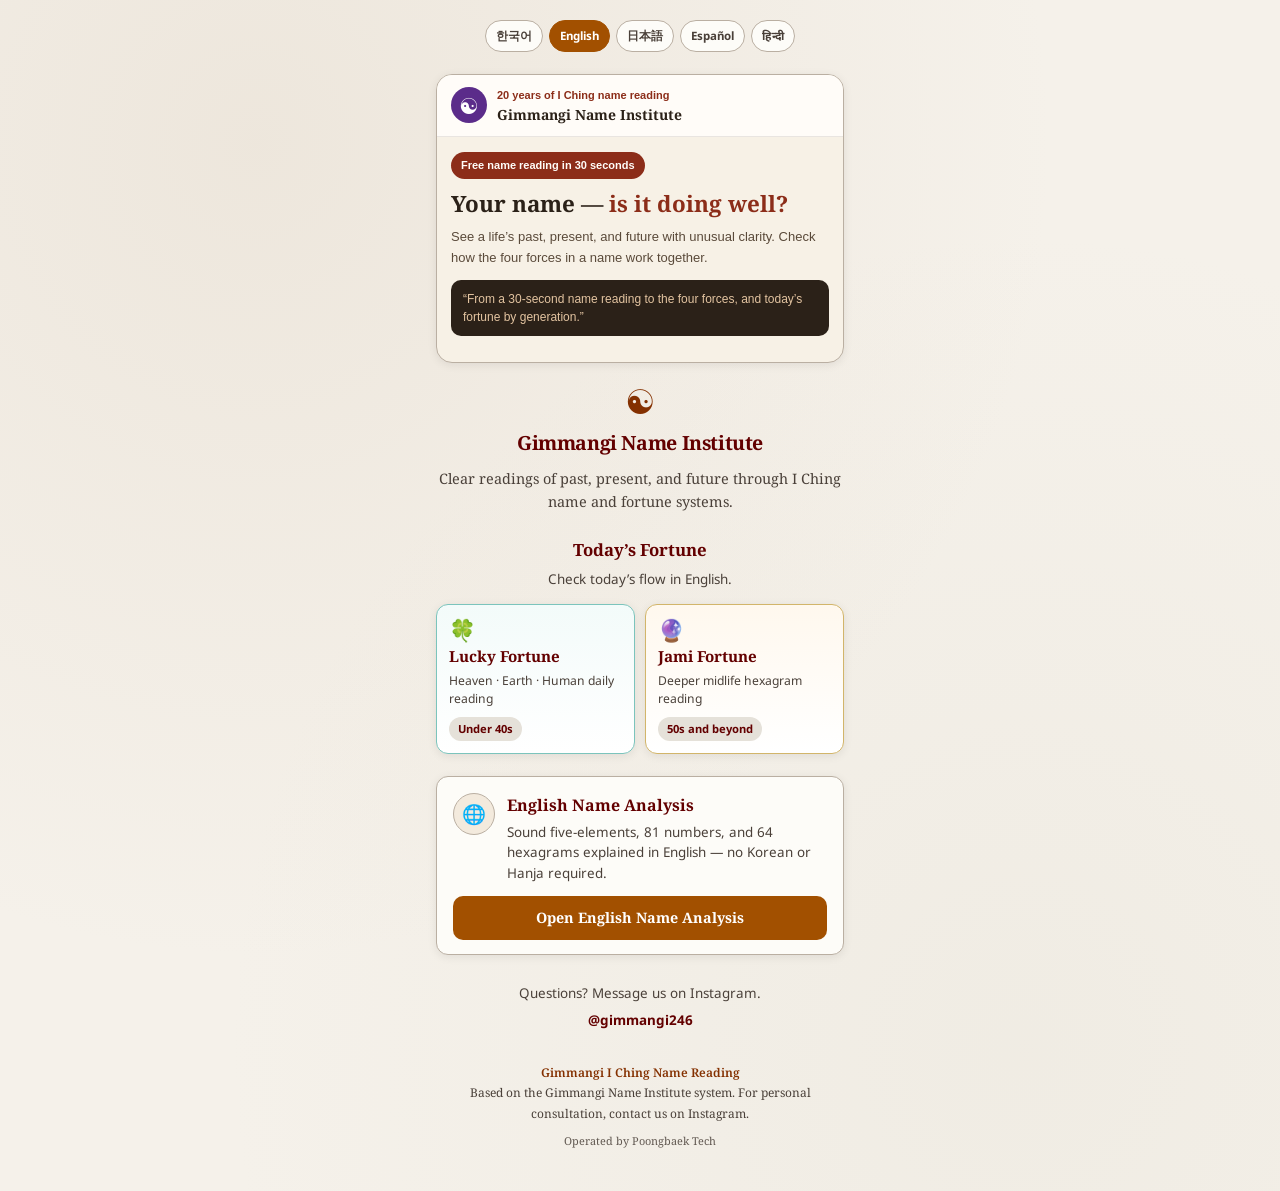
<file: index.html>
<!doctype html>
<html lang="ko">
<head>
<meta name="google-site-verification" content="UOzNWqkTnOOAlcCSogO1hENNqkeHkfh_dCWjgiO6cmM" />
  <meta charset="UTF-8" />
  <meta name="viewport" content="width=device-width, initial-scale=1" />
  <title>무료 이름풀이 · 김만기 주역 성명학 이름연구소</title>
  <link rel="canonical" href="https://kmgg5694.github.io/" />
  <link rel="alternate" hreflang="ko" href="https://kmgg5694.github.io/" />
  <link rel="alternate" hreflang="en" href="https://kmgg5694.github.io/en/" />
  <link rel="alternate" hreflang="ja" href="https://kmgg5694.github.io/jp/" />
  <link rel="alternate" hreflang="es" href="https://kmgg5694.github.io/es/" />
  <link rel="alternate" hreflang="hi" href="https://kmgg5694.github.io/hi/" />
  <link rel="alternate" hreflang="x-default" href="https://kmgg5694.github.io/" />
  <meta name="description" content="30초 무료 이름풀이. 한글·한문 이름으로 재물운·인덕·결혼운을 주역 성명학으로 풀어 드립니다. 한 인간의 과거, 현재, 미래를 현미경 들여다보듯 명쾌하게 해석합니다. 영어 이름풀이, 행운역일진, 자미역일진." />
  <script>
    (function () {
      /* 구글·네이버 검색 로봇은 언어 자동이동을 하지 않는다 (한국어 허브가 검색에 오르도록) */
      if (/bot|crawl|spider|slurp|google|bing|yeti|daum|naver/i.test(navigator.userAgent || "")) return;
      try {
        if (localStorage.getItem("langChoice")) return;
      } catch (e) {
        return;
      }
      var lang = String(navigator.language || navigator.userLanguage || "").toLowerCase();
      if (lang.indexOf("en") === 0) {
        window.location.replace("/en/");
        return;
      }
      if (lang.indexOf("ja") === 0) {
        window.location.replace("/jp/");
        return;
      }
      if (lang.indexOf("es") === 0) {
        window.location.replace("/es/");
        return;
      }
      if (lang.indexOf("hi") === 0) {
        window.location.replace("/hi/");
        return;
      }
    })();
  </script>
  <script src="/lang-hub.js"></script>
  <!-- Google Analytics 4: 측정 ID(G-로 시작)를 받으면 아래 값을 바꾸면 됩니다. -->
  <script>
    window.GA_MEASUREMENT_ID = "G-G76ZRYRJQH";
    (function () {
      var id = window.GA_MEASUREMENT_ID;
      if (!id || /X{4,}/.test(id)) return;
      var s = document.createElement("script");
      s.async = true;
      s.src = "https://www.googletagmanager.com/gtag/js?id=" + id;
      document.head.appendChild(s);
      window.dataLayer = window.dataLayer || [];
      function gtag(){ dataLayer.push(arguments); }
      window.gtag = gtag;
      gtag("js", new Date());
      gtag("config", id);
    })();
  </script>
  <link rel="preconnect" href="https://fonts.googleapis.com" />
  <link rel="preconnect" href="https://fonts.gstatic.com" crossorigin />
  <link href="https://fonts.googleapis.com/css2?family=Noto+Serif+KR:wght@400;500;600;700&family=Noto+Sans+KR:wght@400;500;700&display=swap" rel="stylesheet" />
  <style>
    /* Mobile text wrap: keep CJK words intact; no auto-hyphen fragments */
    body, p, span, div, h1, h2, h3, h4, h5, h6, li, td, th, label, a, button {
      word-break: keep-all;
      overflow-wrap: break-word;
      -webkit-hyphens: none;
      -ms-hyphens: none;
      hyphens: none;
    }
    :root {
      --bg: oklch(0.96 0.010 85);
      --fg: oklch(0.12 0.015 55);
      --card: oklch(0.99 0.005 85);
      --gold: oklch(0.42 0.16 65);
      --gold-deep: oklch(0.30 0.18 65);
      --gold-btn: oklch(0.52 0.16 68);
      --border: oklch(0.76 0.022 72);
      --muted: oklch(0.38 0.018 60);
      --chip: oklch(0.91 0.012 85);
    }
    * { box-sizing: border-box; }
    html, body { margin: 0; padding: 0; }
    body {
      font-family: "Noto Serif KR", serif;
      color: var(--fg);
      background: var(--bg);
      background-image:
        radial-gradient(ellipse at 20% 12%, oklch(0.85 0.030 75 / 0.28) 0%, transparent 55%),
        radial-gradient(ellipse at 80% 88%, oklch(0.88 0.020 95 / 0.20) 0%, transparent 55%);
      min-height: 100vh;
      line-height: 1.55;
    }
    .wrap {
      width: min(440px, 100%);
      margin: 0 auto;
      padding: 20px 16px 40px;
    }
    .lang-bar {
      display: flex;
      flex-wrap: wrap;
      justify-content: center;
      gap: 6px;
      margin: 0 0 22px;
    }
    .lang-bar a {
      text-decoration: none;
      font-family: "Noto Sans KR", sans-serif;
      font-size: 0.72rem;
      font-weight: 700;
      padding: 6px 10px;
      border-radius: 999px;
      border: 1px solid var(--border);
      color: var(--muted);
      background: var(--card);
    }
    .lang-bar a.on {
      background: var(--gold-btn);
      border-color: var(--gold-btn);
      color: #fff;
    }
    header { text-align: center; margin-bottom: 28px; }
    .taiji {
      font-size: 2.1rem;
      color: var(--gold);
      line-height: 1;
      margin-bottom: 10px;
    }
    h1 {
      font-size: 1.28rem;
      font-weight: 700;
      letter-spacing: -0.02em;
      color: var(--gold-deep);
      margin: 0 0 10px;
    }
    .lead {
      font-size: 0.92rem;
      color: var(--muted);
      margin: 0;
    }
    .cards { display: flex; flex-direction: column; gap: 12px; }
    .card {
      background: var(--card);
      border: 1px solid var(--border);
      border-radius: 12px;
      padding: 16px 16px 14px;
      box-shadow: 0 2px 10px oklch(0 0 0 / 0.08);
    }
    .card-top { display: flex; gap: 12px; align-items: flex-start; }
    .icon {
      width: 42px; height: 42px; flex: 0 0 42px;
      display: grid; place-items: center;
      border-radius: 999px;
      background: oklch(0.94 0.02 75);
      border: 1px solid var(--border);
      font-size: 1.2rem;
    }
    .card h2 {
      font-size: 1.02rem;
      margin: 0 0 4px;
      color: var(--gold-deep);
    }
    .card p {
      margin: 0;
      font-size: 0.84rem;
      color: var(--muted);
      font-family: "Noto Sans KR", sans-serif;
    }
    .chip {
      display: inline-block;
      margin-top: 8px;
      font-size: 0.72rem;
      font-family: "Noto Sans KR", sans-serif;
      background: var(--chip);
      color: var(--gold-deep);
      border-radius: 999px;
      padding: 3px 9px;
      font-weight: 700;
    }
    .go {
      display: block;
      margin-top: 12px;
      text-align: center;
      text-decoration: none;
      font-weight: 700;
      font-size: 0.92rem;
      color: #fff;
      background: var(--gold-btn);
      border-radius: 10px;
      padding: 11px 14px;
    }
    .dl-sec { margin-top: 28px; }
    .dl-sec h3 {
      font-size: 1.05rem;
      color: var(--gold);
      margin: 0 0 8px;
      text-align: center;
    }
    .dl-lead {
      font-family: "Noto Sans KR", sans-serif;
      font-size: 0.82rem;
      color: var(--muted);
      text-align: center;
      margin: 0 0 12px;
    }
    .dl-switch {
      display: flex;
      gap: 6px;
      margin-bottom: 12px;
    }
    .dl-switch button {
      flex: 1;
      font-family: "Noto Sans KR", sans-serif;
      font-weight: 700;
      font-size: 0.78rem;
      border: 1px solid var(--border);
      background: var(--card);
      color: var(--muted);
      border-radius: 999px;
      padding: 8px 6px;
      cursor: pointer;
    }
    .dl-switch button.on {
      background: var(--gold-btn);
      border-color: var(--gold-btn);
      color: #fff;
    }
    .dl-form, .dl-panel {
      background: var(--card);
      border: 1px solid var(--border);
      border-radius: 12px;
      padding: 14px 16px 16px;
      box-shadow: 0 2px 10px oklch(0 0 0 / 0.08);
    }
    .dl-panel[hidden] { display: none; }
    .dl-warn {
      font-family: "Noto Sans KR", sans-serif;
      font-size: 0.8rem;
      background: oklch(0.95 0.04 85);
      border: 1px solid var(--border);
      border-radius: 10px;
      padding: 10px 12px;
      margin: 0 0 12px;
      color: var(--gold-deep);
    }
    .ios-steps { display: flex; flex-direction: column; gap: 10px; }
    .ios-step {
      display: flex;
      gap: 10px;
      align-items: center;
      background: #fff;
      border: 1px solid oklch(0.90 0.012 75);
      border-radius: 12px;
      padding: 10px;
    }
    .ios-num {
      flex: 0 0 26px;
      height: 26px;
      border-radius: 50%;
      background: var(--gold-deep);
      color: #fff;
      display: grid;
      place-items: center;
      font-size: 0.8rem;
      font-weight: 700;
    }
    .ios-pic { flex: 0 0 52px; height: 44px; }
    .ios-step p {
      margin: 0;
      font-family: "Noto Sans KR", sans-serif;
      font-size: 0.82rem;
      color: var(--fg);
      line-height: 1.45;
    }
    .dl-apps { display: flex; flex-direction: column; gap: 8px; margin-top: 14px; }
    .dl-apps a, .dl-apps button.save {
      display: block;
      text-align: center;
      text-decoration: none;
      font-family: "Noto Sans KR", sans-serif;
      font-weight: 700;
      font-size: 0.88rem;
      color: #fff;
      background: var(--gold-btn);
      border: 0;
      border-radius: 10px;
      padding: 11px 14px;
      cursor: pointer;
    }
    .dl-row {
      display: flex;
      align-items: center;
      gap: 8px;
      padding: 12px 0;
      border-bottom: 1px solid oklch(0.90 0.012 75);
    }
    .dl-row:last-of-type { border-bottom: 0; }
    .dl-row label {
      flex: 1;
      display: flex;
      align-items: center;
      gap: 8px;
      font-weight: 600;
      font-size: 0.9rem;
      cursor: pointer;
      min-width: 0;
    }
    .dl-row input[type="checkbox"] {
      width: 18px;
      height: 18px;
      accent-color: var(--gold-btn);
      flex: 0 0 18px;
    }
    .dl-row .open,
    .dl-row .save {
      flex: 0 0 auto;
      text-decoration: none;
      font-family: "Noto Sans KR", sans-serif;
      font-weight: 700;
      font-size: 0.78rem;
      border-radius: 8px;
      padding: 8px 10px;
      cursor: pointer;
      border: 1px solid var(--gold-btn);
    }
    .dl-row .open {
      color: var(--gold-deep);
      background: #fff;
    }
    .dl-row .save {
      color: #fff;
      background: var(--gold-btn);
    }
    .dl-all {
      display: block;
      width: 100%;
      margin-top: 4px;
      border: 0;
      cursor: pointer;
      font-family: "Noto Serif KR", serif;
      font-weight: 700;
      font-size: 0.92rem;
      color: #fff;
      background: var(--gold-deep);
      border-radius: 10px;
      padding: 12px 14px;
    }
    .dl-all:disabled { opacity: 0.55; cursor: wait; }
    .dl-status {
      min-height: 1.35em;
      margin: 10px 0 0;
      font-family: "Noto Sans KR", sans-serif;
      font-size: 0.8rem;
      color: var(--muted);
      text-align: center;
    }
    .dl-help {
      margin: 12px 0 0;
      font-family: "Noto Sans KR", sans-serif;
      font-size: 0.78rem;
      color: var(--muted);
      line-height: 1.55;
    }
    .faq { margin-top: 32px; }
    .faq h3 {
      font-size: 1.05rem;
      color: var(--gold);
      margin: 0 0 12px;
      text-align: center;
    }
    details {
      background: var(--card);
      border: 1px solid var(--border);
      border-radius: 10px;
      margin-bottom: 8px;
      padding: 0 14px;
    }
    summary {
      cursor: pointer;
      list-style: none;
      font-weight: 600;
      font-size: 0.9rem;
      padding: 13px 0;
    }
    summary::-webkit-details-marker { display: none; }
    summary::after {
      content: "＋";
      float: right;
      color: var(--gold);
      font-weight: 700;
    }
    details[open] summary::after { content: "－"; }
    .answer {
      font-family: "Noto Sans KR", sans-serif;
      font-size: 0.84rem;
      color: var(--muted);
      padding: 0 0 14px;
      border-top: 1px solid oklch(0.90 0.012 75);
      padding-top: 10px;
    }
    .dm {
      margin-top: 14px;
      text-align: center;
      font-size: 0.84rem;
      color: var(--muted);
      font-family: "Noto Sans KR", sans-serif;
    }
    .handle {
      display: inline-block;
      margin-top: 6px;
      color: var(--gold-deep);
      font-weight: 700;
      text-decoration: none;
    }
    .sec-label {
      text-align: center;
      font-size: 1.12rem;
      color: var(--gold-deep);
      margin: 0 0 6px;
    }
    .sec-lead {
      text-align: center;
      font-family: "Noto Sans KR", sans-serif;
      font-size: 0.86rem;
      color: var(--muted);
      margin: 0 0 14px;
    }
    .today-iljin { margin-bottom: 22px; }
    .today-row {
      display: grid;
      grid-template-columns: 1fr 1fr;
      gap: 10px;
    }
    .today-card {
      display: flex;
      flex-direction: column;
      align-items: flex-start;
      gap: 4px;
      text-decoration: none;
      color: inherit;
      background: var(--card);
      border: 1px solid var(--border);
      border-radius: 12px;
      padding: 14px 12px 12px;
      box-shadow: 0 2px 10px oklch(0 0 0 / 0.08);
    }
    .today-card.lucky { border-color: #7bc4bc; background: linear-gradient(180deg,#f3fbfa,#fff); }
    .today-card.jami { border-color: #d2b56a; background: linear-gradient(180deg,#fff8ee,#fff); }
    .today-card.maehwa { grid-column: 1 / -1; border-color: #e59ab4; background: linear-gradient(180deg,#fff2f6,#fff); }
    .today-ico { font-size: 1.35rem; line-height: 1; }
    .today-title {
      font-size: 0.98rem;
      font-weight: 700;
      color: var(--gold-deep);
    }
    .today-desc {
      font-family: "Noto Sans KR", sans-serif;
      font-size: 0.78rem;
      color: var(--muted);
      line-height: 1.45;
    }
    .share-promo {
      display: flex;
      gap: 8px;
      margin-top: 12px;
    }
    .share-btn {
      flex: 1;
      font-family: "Noto Sans KR", sans-serif;
      font-weight: 700;
      font-size: 0.82rem;
      border: none;
      border-radius: 10px;
      padding: 11px 8px;
      cursor: pointer;
      background: #FEE500;
      color: #3A1D00;
    }
    .share-btn:active { transform: scale(0.98); }
    footer {
      margin-top: 36px;
      text-align: center;
      font-size: 0.75rem;
      color: var(--muted);
      line-height: 1.7;
    }
    footer strong { color: var(--gold); font-weight: 600; }
    .op { margin-top: 8px; font-size: 0.68rem; opacity: 0.85; }
  
    /* Manus promo under language bar (hub 태극 zone) — full video, not cropped */
    .manus-promo{
      margin:0 0 22px;
      background:#F7F1E6;
      border:1px solid var(--border);
      border-radius:16px;
      overflow:hidden;
      box-shadow:0 2px 10px oklch(0 0 0 / 0.08);
    }
    .manus-promo-top{
      display:flex; align-items:center; gap:10px;
      padding:12px 14px;
      background:rgba(255,253,249,.95);
      border-bottom:1px solid rgba(43,33,24,.1);
    }
    .manus-promo-tg{
      width:36px; height:36px; border-radius:50%; flex:0 0 auto;
      display:flex; align-items:center; justify-content:center;
      background:#5B2C8A; color:#fff; font-size:22px; line-height:1;
    }
    .manus-promo-kicker{
      margin:0; font-family:"Noto Sans KR",sans-serif;
      font-size:11px; font-weight:600; color:#8C2D19;
    }
    .manus-promo-title{
      margin:2px 0 0; font-size:14px; font-weight:700; line-height:1.3; color:#2B2118;
    }
    .manus-promo-card{ padding:14px; }
    .manus-promo-badge{
      display:inline-block; margin:0 0 10px; padding:5px 10px; border-radius:999px;
      background:#8C2D19; color:#FFFDF9;
      font-family:"Noto Sans KR",sans-serif; font-size:11px; font-weight:700;
    }
    .manus-promo-h{
      margin:0 0 8px; font-size:1.4rem; font-weight:700; line-height:1.35; color:#2B2118;
    }
    .manus-promo-h em{ font-style:normal; color:#8C2D19; }
    .manus-promo-desc{
      margin:0 0 12px; font-family:"Noto Sans KR",sans-serif;
      font-size:13px; line-height:1.55; color:#5A4A3A;
    }
    .manus-promo-player{ position:relative; border-radius:12px; overflow:hidden; background:#111; }
    .manus-promo-player video{
      display:block; width:100%; height:auto; background:#000; vertical-align:top;
    }
    .manus-mute-btn{
      position:absolute; right:10px; bottom:10px; z-index:5;
      border:0; border-radius:999px; padding:10px 16px;
      background:#8C2D19; color:#FFFDF9;
      font-family:"Noto Sans KR",sans-serif; font-size:13px; font-weight:700;
      box-shadow:0 2px 8px rgba(0,0,0,.35); cursor:pointer;
    }
    .manus-promo .mp-block{
      margin:12px 14px; padding:14px;
      background:#FFFDF9; border:1px solid rgba(43,33,24,.1);
      border-radius:14px;
    }
    .manus-promo .mp-block h3{
      margin:0 0 8px; font-size:1.05rem; font-weight:700; color:#2B2118;
    }
    .manus-promo .mp-block p, .manus-promo .mp-block li{
      font-family:"Noto Sans KR",sans-serif; font-size:13px; line-height:1.55; color:#5A4A3A;
    }
    .manus-promo .mp-block p{ margin:0 0 8px; }
    .manus-promo .mp-label{
      display:block; margin:10px 0 4px; font-family:"Noto Sans KR",sans-serif;
      font-size:12px; font-weight:700; color:#2B2118;
    }
    .manus-promo .mp-input{
      width:100%; box-sizing:border-box; padding:10px 12px;
      border:1px solid rgba(43,33,24,.18); border-radius:10px;
      background:#F7F1E6; font-size:14px; font-family:inherit;
    }
    .manus-promo .mp-grid2{
      display:grid; grid-template-columns:1fr 1fr; gap:8px; margin:10px 0;
    }
    .manus-promo .mp-slot{
      border:1px dashed #C9A06A; border-radius:10px; padding:12px 8px;
      text-align:center; font-family:"Noto Sans KR",sans-serif;
      font-size:12px; color:#5A4A3A; background:#F7F1E6;
    }
    .manus-promo .mp-btn{
      display:block; width:100%; box-sizing:border-box; margin-top:10px;
      text-align:center; text-decoration:none;
      padding:12px 14px; border-radius:10px;
      background:#8C2D19; color:#FFFDF9; font-weight:700; font-size:14px;
      font-family:"Noto Sans KR",sans-serif;
    }
    .manus-promo .mp-btn.ghost{
      background:#FFFDF9; color:#8C2D19; border:1px solid #8C2D19;
    }
    .manus-promo .mp-steps{ list-style:none; margin:0; padding:0; }
    .manus-promo .mp-steps li{
      display:flex; gap:10px; margin:0 0 12px; align-items:flex-start;
    }
    .manus-promo .mp-num{
      flex:0 0 auto; width:28px; height:28px; border-radius:50%;
      background:#8C2D19; color:#FFFDF9; display:flex; align-items:center; justify-content:center;
      font-size:12px; font-weight:700;
    }
    .manus-promo .mp-quote{
      margin:0 0 12px; padding:10px 12px; border-radius:10px;
      background:#2B2118; color:#E3C4A1;
      font-family:"Noto Sans KR",sans-serif; font-size:12px; line-height:1.5;
    }


  </style>
</head>
<body>
  <div class="wrap">
    <nav class="lang-bar" aria-label="언어">
      <a href="/" data-lang="ko" class="on" aria-current="page">한국어</a>
      <a href="/en/" data-lang="en">English</a>
      <a href="/jp/" data-lang="ja">日本語</a>
      <a href="/es/" data-lang="es">Español</a>
      <a href="/hi/" data-lang="hi">हिन्दी</a>
    </nav>
        <section class="manus-promo" aria-label="소개 홍보영상">
      <div class="manus-promo-top">
        <span class="manus-promo-tg" aria-hidden="true">☯</span>
        <div>
          <p class="manus-promo-kicker">주역 성명학 20년 노하우</p>
          <p class="manus-promo-title">김만기 주역 성명학 이름연구소</p>
        </div>
      </div>
      <div class="manus-promo-card">
        <span class="manus-promo-badge">30초 무료 이름풀이</span>
        <h2 class="manus-promo-h">당신의 이름! <em>안녕하십니까?</em></h2>
        <p class="manus-promo-desc">한 인간의 과거, 현재, 미래를 현미경 들여다보듯 명쾌하게 해석합니다. 음령오행(한글) 2개와 자원오행(한문) 2개, 총 4개 기운의 상생을 확인해 보세요.</p>
        <a class="mp-btn" style="margin:4px 0 14px" href="https://kmgg5694.github.io/nameanalyz/">한글·한문 이름풀이 바로가기</a>
        <p class="mp-quote">“30초 한글·한문 이름풀이부터 4대 기운의 상생, 세대별 오늘의 일진까지. 50초 전체 소개를 들어보세요.”</p>
                <div class="manus-promo-player">
          <video id="hubManusVideo" playsinline autoplay muted preload="auto"
            src="/videos/intro_name_saju.mp4?v=1013"></video>
          <button type="button" class="manus-mute-btn" id="hubManusMute" aria-label="소리 켜기">소리 켜기</button><!-- v20260916mute -->
        </div>
        <script>
        (function(){
          var v=document.getElementById('hubManusVideo');
          var b=document.getElementById('hubManusMute');
          if(!v||!b) return;
          v.muted=true;
          function syncBtn(){
            var on=!v.muted;
            b.textContent=on?'소리 끄기':'소리 켜기';
            b.setAttribute('aria-label', on?'소리 끄기':'소리 켜기');
          }
          function tryPlay(){
            var p=v.play();
            if(p&&p.catch)p.catch(function(){});
          }
          tryPlay();
          v.addEventListener('loadeddata', tryPlay, {once:true});
          syncBtn();
          b.addEventListener('click', function(){
            v.muted=!v.muted;
            if(!v.muted) tryPlay();
            syncBtn();
          });
          v.addEventListener('volumechange', syncBtn);
        })();
        </script>
</div>

      </section>

    <section class="cards" aria-label="이름풀이 바로가기">
      <article class="card">
        <div class="card-top">
          <div class="icon">📖</div>
          <div>
            <h2>한글·한문 이름풀이</h2>
            <p>한글 오행·수리와 한자 자원오행으로 이름을 풀어 드립니다.<br><strong>한문 10,622자로 국내 최대 보유 한문입니다.</strong></p>
          </div>
        </div>
        <a class="go" href="https://kmgg5694.github.io/nameanalyz/">바로가기</a>
      </article>

      <article class="card">
        <div class="card-top">
          <div class="icon">🌐</div>
          <div>
            <h2>영어 이름풀이</h2>
            <p>영문 이름의 음령오행과 81수리·64괘를 영어로 해석합니다.</p>
          </div>
        </div>
        <a class="go" href="https://kmgg5694.github.io/nameanalyz/english/">바로가기</a>
      </article>
    </section>

<header>
      <div class="taiji" aria-hidden="true">☯</div>
      <h1>김만기 주역 성명학 이름연구소</h1>
      <p class="lead">한 인간의 과거, 현재, 미래를 현미경 들여다보듯 명쾌하게 해석합니다.</p>
    </header>

    <section class="today-iljin" aria-label="오늘의 일진">
      <h2 class="sec-label">오늘의 일진</h2>
      <p class="sec-lead">지금 바로 오늘의 흐름을 확인해 보세요.</p>
      <div class="today-row">
        <a class="today-card lucky" href="https://kmgg5694.github.io/lucky-8/" target="_blank" rel="noopener">
          <span class="today-ico">🍀</span>
          <span class="today-title">행운역일진</span>
          <span class="today-desc">천·지·인으로 보는 하루 운세</span>
          <span class="chip">30대 이하</span>
        </a>
        <a class="today-card jami" href="https://kmgg5694.github.io/app_iljin/" target="_blank" rel="noopener">
          <span class="today-ico">🔮</span>
          <span class="today-title">자미역일진</span>
          <span class="today-desc">본괘·변괘로 보는 중년 일진</span>
          <span class="chip">50대 이후</span>
        </a>
        <a class="today-card maehwa" href="https://kmgg5694.github.io/nameanalyz/maehwa/" target="_blank" rel="noopener">
          <span class="today-ico">🌸</span>
          <span class="today-title">매화역수</span>
          <span class="today-desc">신호등으로 보는 오늘의 일진</span>
          <span class="chip">가입 없이 무료</span>
        </a>
      </div>
      <div class="share-promo">
        <button type="button" class="share-btn" id="shareLucky">카카오로 행운역 공유</button>
        <button type="button" class="share-btn" id="shareJami">카카오로 자미역 공유</button>
      </div>
    </section>

    <section id="download" class="dl-sec" aria-label="앱 설치와 저장">
      <h3>앱 설치 · 저장</h3>
      <p class="dl-lead" id="dlDetect">기기를 확인하는 중입니다.</p>
      <div class="dl-switch" role="tablist" aria-label="기기 선택">
        <button type="button" data-panel="ios" id="tabIos">아이폰</button>
        <button type="button" data-panel="android" id="tabAndroid">안드로이드</button>
        <button type="button" data-panel="desktop" id="tabDesktop">컴퓨터</button>
      </div>

      <div id="panel-ios" class="dl-panel" hidden>
        <p class="dl-warn" id="iosInApp" hidden>인스타그램·크롬 앱 안에서는 홈 화면에 넣을 수 없습니다. Safari로 이 주소를 열어 주세요.</p>
        <div class="ios-steps" aria-label="아이폰 홈 화면 추가 순서">
          <div class="ios-step">
            <span class="ios-num">1</span>
            <svg class="ios-pic" viewBox="0 0 52 44" aria-hidden="true"><rect x="1" y="1" width="50" height="42" rx="8" fill="#f4f4f6" stroke="#c5c5cc"/><rect x="8" y="32" width="36" height="6" rx="3" fill="#e8e8ee"/><g transform="translate(20,6)" fill="none" stroke="#0a84ff" stroke-width="2" stroke-linecap="round" stroke-linejoin="round"><path d="M6 2v14"/><path d="M2 6l4-4 4 4"/><path d="M1 16v6a2 2 0 002 2h6a2 2 0 002-2v-6"/></g></svg>
            <p>Safari 아래 <strong>공유</strong> 버튼<br />(□ 위쪽 화살표)을 누르세요</p>
          </div>
          <div class="ios-step">
            <span class="ios-num">2</span>
            <svg class="ios-pic" viewBox="0 0 52 44" aria-hidden="true"><rect x="1" y="1" width="50" height="42" rx="8" fill="#fff" stroke="#c5c5cc"/><rect x="6" y="18" width="40" height="10" rx="5" fill="#0a84ff"/><text x="26" y="26" text-anchor="middle" font-size="7" font-family="sans-serif" fill="#fff">+</text></svg>
            <p>목록을 올려<br /><strong>홈 화면에 추가</strong>를 누르세요</p>
          </div>
          <div class="ios-step">
            <span class="ios-num">3</span>
            <svg class="ios-pic" viewBox="0 0 52 44" aria-hidden="true"><rect x="1" y="1" width="50" height="42" rx="8" fill="#fff" stroke="#c5c5cc"/><text x="40" y="14" text-anchor="end" font-size="8" font-family="sans-serif" fill="#0a84ff" font-weight="700">추가</text><rect x="14" y="18" width="24" height="16" rx="4" fill="#eee"/><path d="M20 26h12M26 20v12" stroke="#8a5a12" stroke-width="2" stroke-linecap="round"/></svg>
            <p>오른쪽 위 <strong>추가</strong>를 누르면<br />홈 화면에 아이콘이 생깁니다</p>
          </div>
        </div>
        <p class="dl-help">이 목록을 홈 화면에 두시려면 지금 이 화면에서 위 순서대로 하시면 됩니다. 앱을 따로 아이콘으로 만들려면 아래에서 연 뒤 같은 방법으로 추가하세요.</p>
        <div class="dl-apps">
          <a href="https://kmgg5694.github.io/nameanalyz/?install=1">한글·한문 이름풀이 열기</a>
          <a href="https://kmgg5694.github.io/nameanalyz/english/?install=1">영어 이름풀이 열기</a>
          <a href="https://kmgg5694.github.io/lucky-8/?install=1">행운역일진 열기</a>
          <a href="https://kmgg5694.github.io/app_iljin/?install=1">자미역일진 열기</a>
        </div>
      </div>

      <div id="panel-android" class="dl-panel" hidden>
        <p class="dl-warn" id="androidInApp" hidden>인스타그램 안에서는 설치가 안 됩니다. Chrome으로 이 주소를 열어 주세요.</p>
        <p class="dl-help" style="margin-top:0">설치를 누르면 해당 앱으로 이동합니다. 이어지는 <strong>홈 화면에 설치</strong> 버튼을 누르면 아이콘이 붙습니다. Chrome 또는 삼성 인터넷을 이용해 주세요.</p>
        <div class="dl-apps">
          <a href="https://kmgg5694.github.io/nameanalyz/?install=1">한글·한문 이름풀이 설치</a>
          <a href="https://kmgg5694.github.io/nameanalyz/english/?install=1">영어 이름풀이 설치</a>
          <a href="https://kmgg5694.github.io/lucky-8/?install=1">행운역일진 설치</a>
          <a href="https://kmgg5694.github.io/app_iljin/?install=1">자미역일진 설치</a>
        </div>
      </div>

      <div id="panel-desktop" class="dl-panel" hidden>
        <form id="dlForm" action="#" method="get">
          <div class="dl-row">
            <label><input type="checkbox" name="app" value="ko-name" checked />한글·한문 이름풀이</label>
            <a class="open" href="https://kmgg5694.github.io/nameanalyz/" target="_blank" rel="noopener">열기</a>
            <button type="button" class="save" data-app="ko-name">저장</button>
          </div>
          <div class="dl-row">
            <label><input type="checkbox" name="app" value="en-name" checked />영어 이름풀이</label>
            <a class="open" href="https://kmgg5694.github.io/nameanalyz/english/" target="_blank" rel="noopener">열기</a>
            <button type="button" class="save" data-app="en-name">저장</button>
          </div>
          <div class="dl-row">
            <label><input type="checkbox" name="app" value="lucky" checked />행운역일진</label>
            <a class="open" href="https://kmgg5694.github.io/lucky-8/" target="_blank" rel="noopener">열기</a>
            <button type="button" class="save" data-app="lucky">저장</button>
          </div>
          <div class="dl-row">
            <label><input type="checkbox" name="app" value="zami" checked />자미역일진</label>
            <a class="open" href="https://kmgg5694.github.io/app_iljin/" target="_blank" rel="noopener">열기</a>
            <button type="button" class="save" data-app="zami">저장</button>
          </div>
          <button type="submit" class="dl-all" id="dlAll">선택한 앱 저장</button>
          <p class="dl-status" id="dlStatus" aria-live="polite"></p>
          <p class="dl-help">컴퓨터는 HTML 파일로 내려받습니다. Chrome이면 주소창 오른쪽 설치 아이콘으로 붙일 수도 있습니다.</p>
        </form>
      </div>
    </section>

    <section class="faq">
      <h3>자주 묻는 질문</h3>

      <details>
        <summary>예명·아명이 아닌 본명으로 풀어야 하는 이유</summary>
        <div class="answer">주역 성명학은 호적상 본명의 음·획·오행으로 평생 기운을 봅니다. 예명이나 아명으로 넣으면 그 글자의 운이 나와, 본인의 이름풀이가 되지 않습니다. 실제로 쓰시는 본명을 입력해 주세요.</div>
      </details>

      <details>
        <summary>두음법칙(리→이, 류→유, 라→나)을 지켜야 하는 이유</summary>
        <div class="answer">한글 이름은 실제로 부르는 소리로 오행이 정해집니다. 두음법칙을 빼면(예: 이→리, 유→류, 나→라) 초성이 달라져 오행과 수리 결과가 바뀝니다. 주민등록·일상에서 쓰는 표기 그대로 넣어 주세요.</div>
      </details>

      <details>
        <summary>김(金)씨는 왜 무조건 金 오행인가요?</summary>
        <div class="answer">김만기 주역 성명학에서는 김(金)씨 성만 예외입니다. 한자 자원오행과 관계없이 성씨 오행을 항상 金으로 고정합니다. 이름풀이 화면에도 이 규칙이 적용되어 있습니다.</div>
      </details>

      <details>
        <summary>한자 획수는 어떤 기준(원획수)으로 계산하나요?</summary>
        <div class="answer">부수와 나머지를 합친 원획수를 씁니다. 이름풀이 한자표의 획수는 10,622자 사전의 원획수이며, 이 숫자로 81수리와 64괘를 계산합니다.</div>
      </details>

      <details>
        <summary>컴퓨터나 휴대폰에 앱을 저장하려면?</summary>
        <div class="answer">아이폰은 Safari에서 공유 → 홈 화면에 추가, 안드로이드는 Chrome에서 설치 버튼을 누르면 됩니다. 위 폼이 기기를 알아채고 안내를 바꿉니다. 컴퓨터는 HTML 파일로 저장할 수 있습니다.</div>
      </details>

      <details>
        <summary>행운역일진과 자미역일진 중 어느 걸 봐야 하나요?</summary>
        <div class="answer">나이대에 맞춰 고르시면 됩니다. 30대 이하는 행운역일진, 50대 이후는 자미역일진입니다. 둘 다 천·지·인을 순서대로 누르면 오전(본괘)·오후(변괘) 일진이 나옵니다.</div>
      </details>

      <details>
        <summary>한글 이름만 넣어도 되나요?</summary>
        <div class="answer">한글 이름만으로도 오행·수리·64괘 풀이가 됩니다. 한자 자원오행까지 넣으면 한글과 한문을 함께 볼 수 있습니다. 영어 이름은 영어 이름풀이 페이지를 이용해 주세요.</div>
      </details>

      <p class="dm">
        이 외 질문은 인스타그램 DM으로 문의해 주세요.<br />
        <a class="handle" href="https://www.instagram.com/gimmangi246" target="_blank" rel="noopener">@gimmangi246</a>
      </p>
    </section>

    <footer>
      <strong>김만기 주역 성명학 이름풀이</strong><br />
      본 서비스는 김만기 이름연구소의 주역 성명학 체계를 기반으로 합니다.<br />
      정확한 이름 감정은 전문가 상담을 권장합니다.
      <div class="op">운영: 풍백테크</div>
    </footer>
  </div>
  <script>
    (function () {
      var ua = navigator.userAgent || "";
      var iOS = /iPad|iPhone|iPod/.test(ua) || (navigator.platform === "MacIntel" && navigator.maxTouchPoints > 1);
      var android = /Android/i.test(ua);
      var inApp = /Instagram|FBAN|FBAV|KAKAOTALK|Line\/|CriOS|FxiOS|EdgiOS/i.test(ua);
      var kind = iOS ? "ios" : android ? "android" : "desktop";
      var detect = document.getElementById("dlDetect");
      var labels = {
        ios: "아이폰으로 보고 계십니다. 홈 화면 추가 순서입니다.",
        android: "안드로이드로 보고 계십니다. 설치 버튼으로 홈 화면에 넣을 수 있습니다.",
        desktop: "컴퓨터로 보고 계십니다. HTML 파일로 저장할 수 있습니다."
      };

      function showPanel(name) {
        kind = name;
        ["ios", "android", "desktop"].forEach(function (id) {
          document.getElementById("panel-" + id).hidden = id !== name;
        });
        document.querySelectorAll(".dl-switch button").forEach(function (btn) {
          btn.classList.toggle("on", btn.getAttribute("data-panel") === name);
        });
        detect.textContent = labels[name];
      }

      showPanel(kind);
      if (iOS && inApp) document.getElementById("iosInApp").hidden = false;
      if (android && /Instagram|FBAN|FBAV|KAKAOTALK|Line\//i.test(ua)) {
        document.getElementById("androidInApp").hidden = false;
      }
      document.querySelectorAll(".dl-switch button").forEach(function (btn) {
        btn.addEventListener("click", function () {
          showPanel(btn.getAttribute("data-panel"));
        });
      });

      var APPS = {
        "ko-name": { title: "한글한문이름풀이", filename: "한글한문이름풀이.html", url: "https://kmgg5694.github.io/nameanalyz/" },
        "en-name": { title: "영어이름풀이", filename: "영어이름풀이.html", url: "https://kmgg5694.github.io/nameanalyz/english/" },
        lucky: { title: "행운역일진", filename: "행운역일진.html", url: "https://kmgg5694.github.io/lucky-8/" },
        zami: { title: "자미역일진", filename: "자미역일진.html", url: "https://kmgg5694.github.io/app_iljin/" }
      };
      var form = document.getElementById("dlForm");
      var statusEl = document.getElementById("dlStatus");
      var allBtn = document.getElementById("dlAll");

      function setStatus(msg) {
        statusEl.textContent = msg || "";
      }

      function prepareHtml(html, pageUrl) {
        if (html.indexOf("<base ") === -1) {
          html = html.replace(/<head([^>]*)>/i, '<head$1>\n<base href="' + pageUrl + '">');
        }
        html = html.replace(/(["'`])\/nameanalyz\//g, "$1https://kmgg5694.github.io/nameanalyz/");
        html = html.replace(/(["'`])\/lucky-8\//g, "$1https://kmgg5694.github.io/lucky-8/");
        html = html.replace(/(["'`])\/app_iljin\//g, "$1https://kmgg5694.github.io/app_iljin/");
        return html;
      }

      function triggerDownload(file) {
        var a = document.createElement("a");
        a.href = URL.createObjectURL(file);
        a.download = file.name;
        document.body.appendChild(a);
        a.click();
        a.remove();
        setTimeout(function () { URL.revokeObjectURL(a.href); }, 5000);
      }

      async function saveOne(app) {
        setStatus(app.title + " 가져오는 중…");
        var res = await fetch(app.url, { credentials: "omit" });
        if (!res.ok) throw new Error("불러오지 못했습니다");
        var html = prepareHtml(await res.text(), app.url);
        var file = new File([html], app.filename, { type: "text/html;charset=utf-8" });
        if (navigator.canShare && navigator.canShare({ files: [file] })) {
          try {
            await navigator.share({ files: [file], title: app.title });
            setStatus(app.title + " 공유·저장 창을 열었습니다.");
            return;
          } catch (err) {
            if (err && err.name === "AbortError") {
              setStatus("저장을 취소했습니다.");
              return;
            }
          }
        }
        triggerDownload(file);
        setStatus(app.title + " 파일을 저장했습니다.");
      }

      form.querySelectorAll(".save").forEach(function (btn) {
        btn.addEventListener("click", function () {
          var app = APPS[btn.getAttribute("data-app")];
          saveOne(app).catch(function () {
            setStatus("저장에 실패했습니다. 잠시 후 다시 눌러 주세요.");
          });
        });
      });

      form.addEventListener("submit", function (ev) {
        ev.preventDefault();
        var picked = Array.prototype.map.call(form.querySelectorAll('input[name="app"]:checked'), function (el) {
          return APPS[el.value];
        }).filter(Boolean);
        if (!picked.length) {
          setStatus("저장할 앱을 하나 이상 선택해 주세요.");
          return;
        }
        allBtn.disabled = true;
        (async function () {
          for (var i = 0; i < picked.length; i++) {
            await saveOne(picked[i]);
            if (i < picked.length - 1) await new Promise(function (ok) { setTimeout(ok, 700); });
          }
        })().catch(function () {
          setStatus("저장에 실패했습니다. 잠시 후 다시 눌러 주세요.");
        }).then(function () {
          allBtn.disabled = false;
        });
      });

      function copyInvite(url, title) {
        var text = title + "\n오늘 컨디션이 궁금하면 눌러 보세요.\n" + url;
        function ok() {
          alert("공유 문구가 복사되었습니다.\n카카오톡을 열고 붙여넣기 해 주세요.");
        }
        /* 공유창이 있으면 공유창만 띄운다 (알림창과 겹치지 않게) */
        if (navigator.share) {
          navigator.share({ title: title, text: text }).catch(function () {});
          return;
        }
        if (navigator.clipboard && navigator.clipboard.writeText) {
          navigator.clipboard.writeText(text).then(ok).catch(function () {
            prompt("아래 문구를 복사해 카카오톡에 붙여넣으세요:", text);
          });
        } else {
          prompt("아래 문구를 복사해 카카오톡에 붙여넣으세요:", text);
        }
      }
      var sl = document.getElementById("shareLucky");
      var sj = document.getElementById("shareJami");
      if (sl) sl.addEventListener("click", function () {
        copyInvite("https://kmgg5694.github.io/lucky-8/", "🍀 행운역일진 · 김만기 이름연구소");
      });
      if (sj) sj.addEventListener("click", function () {
        copyInvite("https://kmgg5694.github.io/app_iljin/", "🔮 자미역일진 · 김만기 이름연구소");
      });

    })();
  </script>
</body>
</html>
</file>
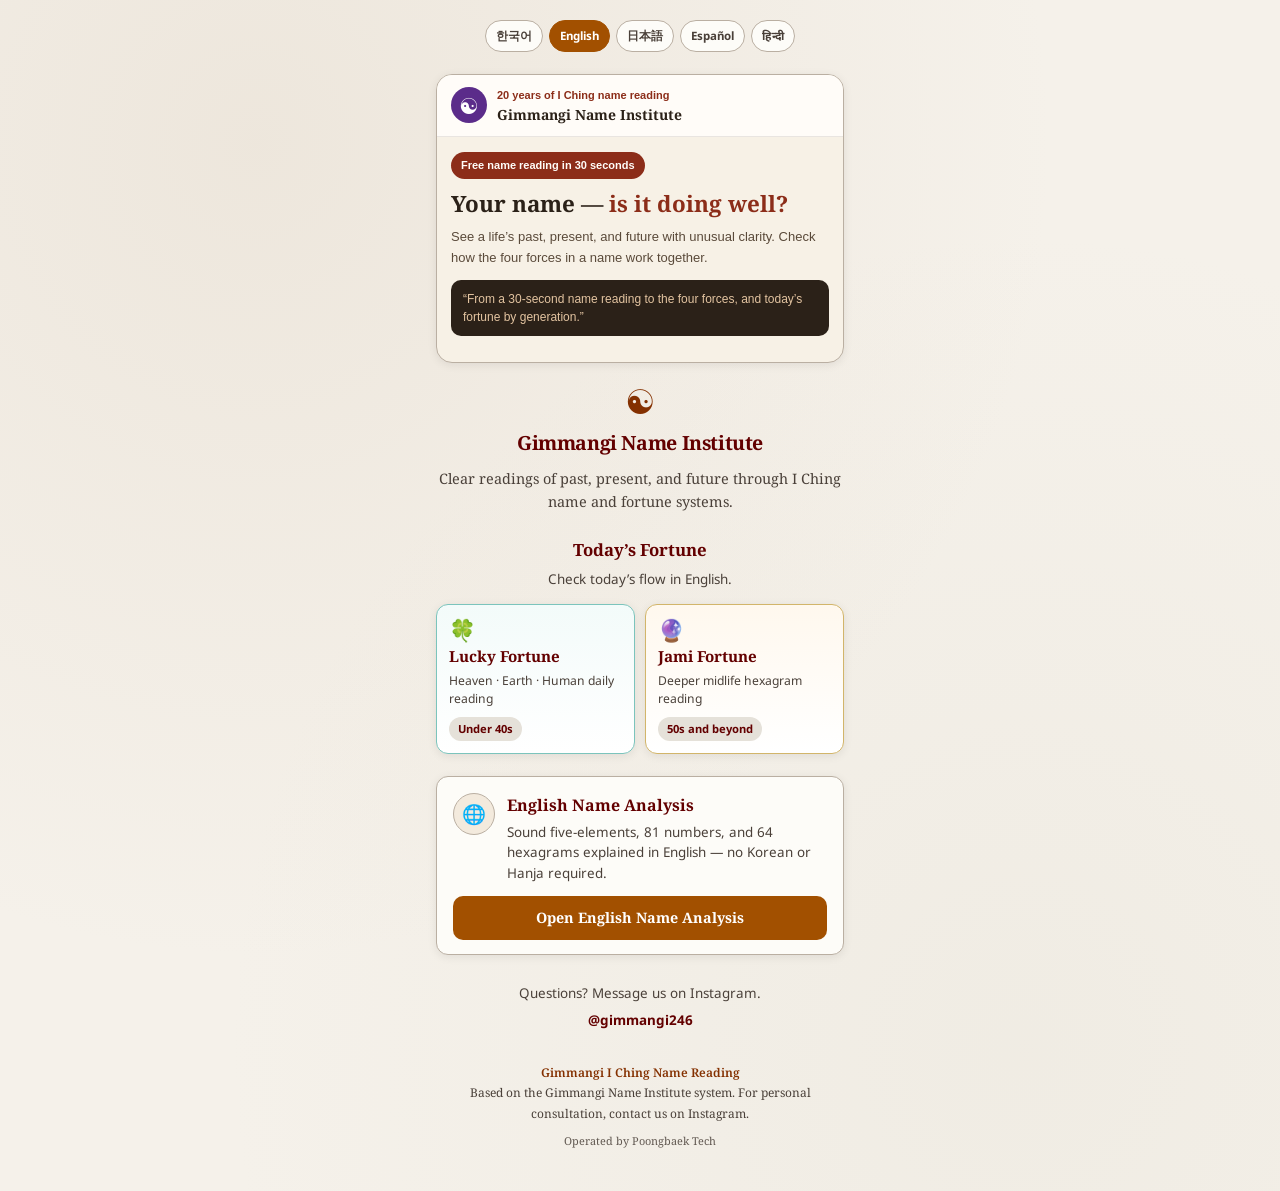
<file: en/index.html>
<!doctype html>
<html lang="en">
<head>
  <meta charset="UTF-8" />
  <meta name="viewport" content="width=device-width, initial-scale=1" />
  <title>Gimmangi Name Institute · I Ching Fortune</title>
  <meta name="description" content="Free I Ching name reading and today's fortune in about 30 seconds. See luck, money, and relationships in your name — Gimmangi Name Institute." />
  <link rel="canonical" href="https://kmgg5694.github.io/en/" />
  <link rel="alternate" hreflang="ko" href="https://kmgg5694.github.io/" />
  <link rel="alternate" hreflang="en" href="https://kmgg5694.github.io/en/" />
  <link rel="alternate" hreflang="ja" href="https://kmgg5694.github.io/jp/" />
  <link rel="alternate" hreflang="es" href="https://kmgg5694.github.io/es/" />
  <link rel="alternate" hreflang="hi" href="https://kmgg5694.github.io/hi/" />
  <link rel="alternate" hreflang="x-default" href="https://kmgg5694.github.io/" />
  <script src="/lang-hub.js"></script>
  <script>
    window.GA_MEASUREMENT_ID = "G-G76ZRYRJQH";
    (function () {
      var id = window.GA_MEASUREMENT_ID;
      if (!id || /X{4,}/.test(id)) return;
      var s = document.createElement("script");
      s.async = true;
      s.src = "https://www.googletagmanager.com/gtag/js?id=" + id;
      document.head.appendChild(s);
      window.dataLayer = window.dataLayer || [];
      function gtag(){ dataLayer.push(arguments); }
      window.gtag = gtag;
      gtag("js", new Date());
      gtag("config", id);
    })();
  </script>
  <link rel="preconnect" href="https://fonts.googleapis.com" />
  <link rel="preconnect" href="https://fonts.gstatic.com" crossorigin />
  <link href="https://fonts.googleapis.com/css2?family=Noto+Serif:wght@400;600;700&family=Noto+Sans:wght@400;500;700&display=swap" rel="stylesheet" />
  <style>
    body, p, span, div, h1, h2, h3, h4, h5, h6, li, td, th, label, a, button {
      word-break: keep-all;
      overflow-wrap: break-word;
      -webkit-hyphens: none;
      -ms-hyphens: none;
      hyphens: none;
    }
    :root {
      --bg: oklch(0.96 0.010 85);
      --fg: oklch(0.12 0.015 55);
      --card: oklch(0.99 0.005 85);
      --gold: oklch(0.42 0.16 65);
      --gold-deep: oklch(0.30 0.18 65);
      --gold-btn: oklch(0.52 0.16 68);
      --border: oklch(0.76 0.022 72);
      --muted: oklch(0.38 0.018 60);
      --chip: oklch(0.91 0.012 85);
    }
    * { box-sizing: border-box; }
    html, body { margin: 0; padding: 0; }
    body {
      font-family: "Noto Serif", "Georgia", serif;
      color: var(--fg);
      background: var(--bg);
      background-image:
        radial-gradient(ellipse at 20% 12%, oklch(0.85 0.030 75 / 0.28) 0%, transparent 55%),
        radial-gradient(ellipse at 80% 88%, oklch(0.88 0.020 95 / 0.20) 0%, transparent 55%);
      min-height: 100vh;
      line-height: 1.55;
    }
    .wrap { width: min(440px, 100%); margin: 0 auto; padding: 20px 16px 40px; }
    .lang-bar {
      display: flex; flex-wrap: wrap; justify-content: center; gap: 6px;
      margin: 0 0 22px;
    }
    .lang-bar a {
      text-decoration: none;
      font-family: "Noto Sans", "Noto Sans KR", sans-serif;
      font-size: 0.72rem;
      font-weight: 700;
      padding: 6px 10px;
      border-radius: 999px;
      border: 1px solid var(--border);
      color: var(--muted);
      background: var(--card);
    }
    .lang-bar a.on {
      background: var(--gold-btn);
      border-color: var(--gold-btn);
      color: #fff;
    }
    header { text-align: center; margin-bottom: 24px; }
    .taiji { font-size: 2.1rem; color: var(--gold); line-height: 1; margin-bottom: 10px; }
    h1 {
      font-size: 1.22rem; font-weight: 700; letter-spacing: -0.02em;
      color: var(--gold-deep); margin: 0 0 10px;
    }
    .lead { font-size: 0.9rem; color: var(--muted); margin: 0; }
    .sec-label {
      text-align: center; font-size: 1.05rem; color: var(--gold-deep); margin: 0 0 6px;
    }
    .sec-lead {
      text-align: center; font-size: 0.84rem; color: var(--muted); margin: 0 0 14px;
      font-family: "Noto Sans", sans-serif;
    }
    .today-iljin { margin-bottom: 22px; }
    .today-row { display: grid; grid-template-columns: 1fr 1fr; gap: 10px; }
    .today-card {
      display: flex; flex-direction: column; align-items: flex-start; gap: 4px;
      text-decoration: none; color: inherit;
      background: var(--card); border: 1px solid var(--border);
      border-radius: 12px; padding: 14px 12px 12px;
      box-shadow: 0 2px 10px oklch(0 0 0 / 0.08);
    }
    .today-card.lucky { border-color: #7bc4bc; background: linear-gradient(180deg,#f3fbfa,#fff); }
    .today-card.jami { border-color: #d2b56a; background: linear-gradient(180deg,#fff8ee,#fff); }
    .today-ico { font-size: 1.35rem; line-height: 1; }
    .today-title { font-size: 0.95rem; font-weight: 700; color: var(--gold-deep); }
    .today-desc {
      font-family: "Noto Sans", sans-serif; font-size: 0.76rem; color: var(--muted); line-height: 1.45;
    }
    .chip {
      display: inline-block; margin-top: 6px; font-size: 0.7rem;
      font-family: "Noto Sans", sans-serif; background: var(--chip); color: var(--gold-deep);
      border-radius: 999px; padding: 3px 9px; font-weight: 700;
    }
    .cards { display: flex; flex-direction: column; gap: 12px; }
    .card {
      background: var(--card); border: 1px solid var(--border); border-radius: 12px;
      padding: 16px 16px 14px; box-shadow: 0 2px 10px oklch(0 0 0 / 0.08);
    }
    .card-top { display: flex; gap: 12px; align-items: flex-start; }
    .icon {
      width: 42px; height: 42px; flex: 0 0 42px; display: grid; place-items: center;
      border-radius: 999px; background: oklch(0.94 0.02 75); border: 1px solid var(--border);
      font-size: 1.2rem;
    }
    .card h2 { font-size: 1.0rem; margin: 0 0 4px; color: var(--gold-deep); }
    .card p {
      margin: 0; font-size: 0.84rem; color: var(--muted); font-family: "Noto Sans", sans-serif;
    }
    .go {
      display: block; margin-top: 12px; text-align: center; text-decoration: none;
      font-weight: 700; font-size: 0.9rem; color: #fff; background: var(--gold-btn);
      border-radius: 10px; padding: 11px 14px;
    }
    .dm {
      margin-top: 28px; text-align: center; font-size: 0.84rem; color: var(--muted);
      font-family: "Noto Sans", sans-serif;
    }
    .handle {
      display: inline-block; margin-top: 6px; color: var(--gold-deep);
      font-weight: 700; text-decoration: none;
    }
    footer {
      margin-top: 32px; text-align: center; font-size: 0.75rem; color: var(--muted); line-height: 1.7;
    }
    footer strong { color: var(--gold); font-weight: 600; }
    .op { margin-top: 8px; font-size: 0.68rem; opacity: 0.85; }

  
    /* Manus promo under language bar (hub 태극 zone) — full video, not cropped */
    .manus-promo{
      margin:0 0 22px;
      background:#F7F1E6;
      border:1px solid var(--border);
      border-radius:16px;
      overflow:hidden;
      box-shadow:0 2px 10px oklch(0 0 0 / 0.08);
    }
    .manus-promo-top{
      display:flex; align-items:center; gap:10px;
      padding:12px 14px;
      background:rgba(255,253,249,.95);
      border-bottom:1px solid rgba(43,33,24,.1);
    }
    .manus-promo-tg{
      width:36px; height:36px; border-radius:50%; flex:0 0 auto;
      display:flex; align-items:center; justify-content:center;
      background:#5B2C8A; color:#fff; font-size:22px; line-height:1;
    }
    .manus-promo-kicker{
      margin:0; font-family:"Noto Sans KR",sans-serif;
      font-size:11px; font-weight:600; color:#8C2D19;
    }
    .manus-promo-title{
      margin:2px 0 0; font-size:14px; font-weight:700; line-height:1.3; color:#2B2118;
    }
    .manus-promo-card{ padding:14px; }
    .manus-promo-badge{
      display:inline-block; margin:0 0 10px; padding:5px 10px; border-radius:999px;
      background:#8C2D19; color:#FFFDF9;
      font-family:"Noto Sans KR",sans-serif; font-size:11px; font-weight:700;
    }
    .manus-promo-h{
      margin:0 0 8px; font-size:1.4rem; font-weight:700; line-height:1.35; color:#2B2118;
    }
    .manus-promo-h em{ font-style:normal; color:#8C2D19; }
    .manus-promo-desc{
      margin:0 0 12px; font-family:"Noto Sans KR",sans-serif;
      font-size:13px; line-height:1.55; color:#5A4A3A;
    }
    .manus-promo-player{ position:relative; border-radius:12px; overflow:hidden; background:#111; }
    .manus-promo-player video{
      display:block; width:100%; height:auto; background:#000; vertical-align:top;
    }
    .manus-mute-btn{
      position:absolute; right:10px; bottom:10px; z-index:5;
      border:0; border-radius:999px; padding:10px 16px;
      background:#8C2D19; color:#FFFDF9;
      font-family:"Noto Sans KR",sans-serif; font-size:13px; font-weight:700;
      box-shadow:0 2px 8px rgba(0,0,0,.35); cursor:pointer;
    }
    .manus-promo .mp-block{
      margin:12px 14px; padding:14px;
      background:#FFFDF9; border:1px solid rgba(43,33,24,.1);
      border-radius:14px;
    }
    .manus-promo .mp-block h3{
      margin:0 0 8px; font-size:1.05rem; font-weight:700; color:#2B2118;
    }
    .manus-promo .mp-block p, .manus-promo .mp-block li{
      font-family:"Noto Sans KR",sans-serif; font-size:13px; line-height:1.55; color:#5A4A3A;
    }
    .manus-promo .mp-block p{ margin:0 0 8px; }
    .manus-promo .mp-label{
      display:block; margin:10px 0 4px; font-family:"Noto Sans KR",sans-serif;
      font-size:12px; font-weight:700; color:#2B2118;
    }
    .manus-promo .mp-input{
      width:100%; box-sizing:border-box; padding:10px 12px;
      border:1px solid rgba(43,33,24,.18); border-radius:10px;
      background:#F7F1E6; font-size:14px; font-family:inherit;
    }
    .manus-promo .mp-grid2{
      display:grid; grid-template-columns:1fr 1fr; gap:8px; margin:10px 0;
    }
    .manus-promo .mp-slot{
      border:1px dashed #C9A06A; border-radius:10px; padding:12px 8px;
      text-align:center; font-family:"Noto Sans KR",sans-serif;
      font-size:12px; color:#5A4A3A; background:#F7F1E6;
    }
    .manus-promo .mp-btn{
      display:block; width:100%; box-sizing:border-box; margin-top:10px;
      text-align:center; text-decoration:none;
      padding:12px 14px; border-radius:10px;
      background:#8C2D19; color:#FFFDF9; font-weight:700; font-size:14px;
      font-family:"Noto Sans KR",sans-serif;
    }
    .manus-promo .mp-btn.ghost{
      background:#FFFDF9; color:#8C2D19; border:1px solid #8C2D19;
    }
    .manus-promo .mp-steps{ list-style:none; margin:0; padding:0; }
    .manus-promo .mp-steps li{
      display:flex; gap:10px; margin:0 0 12px; align-items:flex-start;
    }
    .manus-promo .mp-num{
      flex:0 0 auto; width:28px; height:28px; border-radius:50%;
      background:#8C2D19; color:#FFFDF9; display:flex; align-items:center; justify-content:center;
      font-size:12px; font-weight:700;
    }
    .manus-promo .mp-quote{
      margin:0 0 12px; padding:10px 12px; border-radius:10px;
      background:#2B2118; color:#E3C4A1;
      font-family:"Noto Sans KR",sans-serif; font-size:12px; line-height:1.5;
    }


  </style>
</head>
<body>
  <div class="wrap">

    <nav class="lang-bar" aria-label="Language">
      <a href="/" data-lang="ko">한국어</a>
      <a href="/en/" data-lang="en" class="on" aria-current="page">English</a>
      <a href="/jp/" data-lang="ja">日本語</a>
      <a href="/es/" data-lang="es">Español</a>
      <a href="/hi/" data-lang="hi">हिन्दी</a>
    </nav>

        <section class="manus-promo" aria-label="Introduction">
      <div class="manus-promo-top">
        <span class="manus-promo-tg" aria-hidden="true">☯</span>
        <div>
          <p class="manus-promo-kicker">20 years of I Ching name reading</p>
          <p class="manus-promo-title">Gimmangi Name Institute</p>
        </div>
      </div>
      <div class="manus-promo-card">
        <span class="manus-promo-badge">Free name reading in 30 seconds</span>
        <h2 class="manus-promo-h">Your name — <em>is it doing well?</em></h2>
        <p class="manus-promo-desc">See a life’s past, present, and future with unusual clarity. Check how the four forces in a name work together.</p>
        <p class="mp-quote">“From a 30-second name reading to the four forces, and today’s fortune by generation.”</p>
</div>

      </section>

<header>
      <div class="taiji" aria-hidden="true">☯</div>
      <h1>Gimmangi Name Institute</h1>
      <p class="lead">Clear readings of past, present, and future through I Ching name and fortune systems.</p>
    </header>

    <section class="today-iljin" aria-label="Today’s Fortune">
      <h2 class="sec-label">Today’s Fortune</h2>
      <p class="sec-lead">Check today’s flow in English.</p>
      <div class="today-row">
        <a class="today-card lucky" href="https://kmgg5694.github.io/lucky-8/?lang=en" target="_blank" rel="noopener">
          <span class="today-ico">🍀</span>
          <span class="today-title">Lucky Fortune</span>
          <span class="today-desc">Heaven · Earth · Human daily reading</span>
          <span class="chip">Under 40s</span>
        </a>
        <a class="today-card jami" href="https://kmgg5694.github.io/app_iljin/?lang=en" target="_blank" rel="noopener">
          <span class="today-ico">🔮</span>
          <span class="today-title">Jami Fortune</span>
          <span class="today-desc">Deeper midlife hexagram reading</span>
          <span class="chip">50s and beyond</span>
        </a>
      </div>
    </section>

    <section class="cards" aria-label="services">
      <article class="card">
        <div class="card-top">
          <div class="icon">🌐</div>
          <div>
            <h2>English Name Analysis</h2>
            <p>Sound five-elements, 81 numbers, and 64 hexagrams explained in English — no Korean or Hanja required.</p>
          </div>
        </div>
        <a class="go" href="https://kmgg5694.github.io/nameanalyz/english/" target="_blank" rel="noopener">Open English Name Analysis</a>
      </article>
    </section>

    <p class="dm">
      Questions? Message us on Instagram.<br />
      <a class="handle" href="https://www.instagram.com/gimmangi246" target="_blank" rel="noopener">@gimmangi246</a>
    </p>

    <footer>
      <strong>Gimmangi I Ching Name Reading</strong><br />
      Based on the Gimmangi Name Institute system. For personal consultation, contact us on Instagram.
      <div class="op">Operated by Poongbaek Tech</div>
    </footer>
  </div>
</body>
</html>
</file>
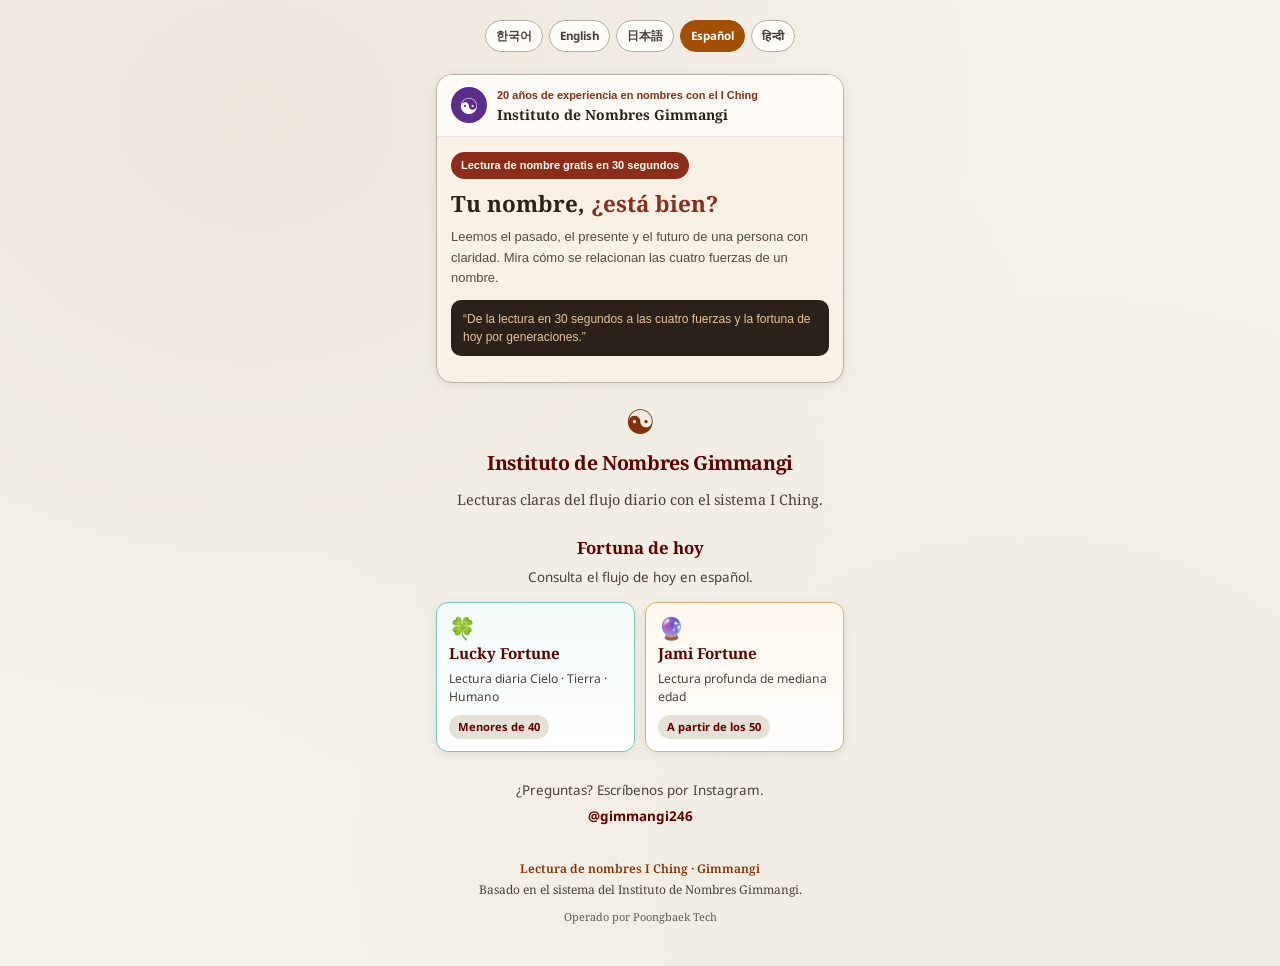
<file: es/index.html>
<!doctype html>
<html lang="es">
<head>
  <meta charset="UTF-8" />
  <meta name="viewport" content="width=device-width, initial-scale=1" />
  <title>Instituto de Nombres Gimmangi · Fortuna I Ching</title>
  <meta name="description" content="Análisis de nombre y fortuna de hoy gratis, con el I Ching, en unos 30 segundos. Suerte, dinero y relaciones. Instituto de Nombres Gimmangi." />
  <link rel="canonical" href="https://kmgg5694.github.io/es/" />
  <link rel="alternate" hreflang="ko" href="https://kmgg5694.github.io/" />
  <link rel="alternate" hreflang="en" href="https://kmgg5694.github.io/en/" />
  <link rel="alternate" hreflang="ja" href="https://kmgg5694.github.io/jp/" />
  <link rel="alternate" hreflang="es" href="https://kmgg5694.github.io/es/" />
  <link rel="alternate" hreflang="hi" href="https://kmgg5694.github.io/hi/" />
  <link rel="alternate" hreflang="x-default" href="https://kmgg5694.github.io/" />
  <script src="/lang-hub.js"></script>
  <script>
    window.GA_MEASUREMENT_ID = "G-G76ZRYRJQH";
    (function () {
      var id = window.GA_MEASUREMENT_ID;
      if (!id || /X{4,}/.test(id)) return;
      var s = document.createElement("script");
      s.async = true;
      s.src = "https://www.googletagmanager.com/gtag/js?id=" + id;
      document.head.appendChild(s);
      window.dataLayer = window.dataLayer || [];
      function gtag(){ dataLayer.push(arguments); }
      window.gtag = gtag;
      gtag("js", new Date());
      gtag("config", id);
    })();
  </script>
  <link rel="preconnect" href="https://fonts.googleapis.com" />
  <link rel="preconnect" href="https://fonts.gstatic.com" crossorigin />
  <link href="https://fonts.googleapis.com/css2?family=Noto+Serif:wght@400;600;700&family=Noto+Sans:wght@400;500;700&display=swap" rel="stylesheet" />
  <style>
    body, p, span, div, h1, h2, h3, h4, h5, h6, li, td, th, label, a, button {
      word-break: keep-all;
      overflow-wrap: break-word;
      -webkit-hyphens: none;
      -ms-hyphens: none;
      hyphens: none;
    }
    :root {
      --bg: oklch(0.96 0.010 85);
      --fg: oklch(0.12 0.015 55);
      --card: oklch(0.99 0.005 85);
      --gold: oklch(0.42 0.16 65);
      --gold-deep: oklch(0.30 0.18 65);
      --gold-btn: oklch(0.52 0.16 68);
      --border: oklch(0.76 0.022 72);
      --muted: oklch(0.38 0.018 60);
      --chip: oklch(0.91 0.012 85);
    }
    * { box-sizing: border-box; }
    html, body { margin: 0; padding: 0; }
    body {
      font-family: "Noto Serif", "Georgia", serif;
      color: var(--fg);
      background: var(--bg);
      background-image:
        radial-gradient(ellipse at 20% 12%, oklch(0.85 0.030 75 / 0.28) 0%, transparent 55%),
        radial-gradient(ellipse at 80% 88%, oklch(0.88 0.020 95 / 0.20) 0%, transparent 55%);
      min-height: 100vh;
      line-height: 1.55;
    }
    .wrap { width: min(440px, 100%); margin: 0 auto; padding: 20px 16px 40px; }
    .lang-bar {
      display: flex; flex-wrap: wrap; justify-content: center; gap: 6px;
      margin: 0 0 22px;
    }
    .lang-bar a {
      text-decoration: none;
      font-family: "Noto Sans", "Noto Sans KR", sans-serif;
      font-size: 0.72rem;
      font-weight: 700;
      padding: 6px 10px;
      border-radius: 999px;
      border: 1px solid var(--border);
      color: var(--muted);
      background: var(--card);
    }
    .lang-bar a.on {
      background: var(--gold-btn);
      border-color: var(--gold-btn);
      color: #fff;
    }
    header { text-align: center; margin-bottom: 24px; }
    .taiji { font-size: 2.1rem; color: var(--gold); line-height: 1; margin-bottom: 10px; }
    h1 {
      font-size: 1.22rem; font-weight: 700; letter-spacing: -0.02em;
      color: var(--gold-deep); margin: 0 0 10px;
    }
    .lead { font-size: 0.9rem; color: var(--muted); margin: 0; }
    .sec-label {
      text-align: center; font-size: 1.05rem; color: var(--gold-deep); margin: 0 0 6px;
    }
    .sec-lead {
      text-align: center; font-size: 0.84rem; color: var(--muted); margin: 0 0 14px;
      font-family: "Noto Sans", sans-serif;
    }
    .today-iljin { margin-bottom: 22px; }
    .today-row { display: grid; grid-template-columns: 1fr 1fr; gap: 10px; }
    .today-card {
      display: flex; flex-direction: column; align-items: flex-start; gap: 4px;
      text-decoration: none; color: inherit;
      background: var(--card); border: 1px solid var(--border);
      border-radius: 12px; padding: 14px 12px 12px;
      box-shadow: 0 2px 10px oklch(0 0 0 / 0.08);
    }
    .today-card.lucky { border-color: #7bc4bc; background: linear-gradient(180deg,#f3fbfa,#fff); }
    .today-card.jami { border-color: #d2b56a; background: linear-gradient(180deg,#fff8ee,#fff); }
    .today-ico { font-size: 1.35rem; line-height: 1; }
    .today-title { font-size: 0.95rem; font-weight: 700; color: var(--gold-deep); }
    .today-desc {
      font-family: "Noto Sans", sans-serif; font-size: 0.76rem; color: var(--muted); line-height: 1.45;
    }
    .chip {
      display: inline-block; margin-top: 6px; font-size: 0.7rem;
      font-family: "Noto Sans", sans-serif; background: var(--chip); color: var(--gold-deep);
      border-radius: 999px; padding: 3px 9px; font-weight: 700;
    }
    .cards { display: flex; flex-direction: column; gap: 12px; }
    .card {
      background: var(--card); border: 1px solid var(--border); border-radius: 12px;
      padding: 16px 16px 14px; box-shadow: 0 2px 10px oklch(0 0 0 / 0.08);
    }
    .card-top { display: flex; gap: 12px; align-items: flex-start; }
    .icon {
      width: 42px; height: 42px; flex: 0 0 42px; display: grid; place-items: center;
      border-radius: 999px; background: oklch(0.94 0.02 75); border: 1px solid var(--border);
      font-size: 1.2rem;
    }
    .card h2 { font-size: 1.0rem; margin: 0 0 4px; color: var(--gold-deep); }
    .card p {
      margin: 0; font-size: 0.84rem; color: var(--muted); font-family: "Noto Sans", sans-serif;
    }
    .go {
      display: block; margin-top: 12px; text-align: center; text-decoration: none;
      font-weight: 700; font-size: 0.9rem; color: #fff; background: var(--gold-btn);
      border-radius: 10px; padding: 11px 14px;
    }
    .dm {
      margin-top: 28px; text-align: center; font-size: 0.84rem; color: var(--muted);
      font-family: "Noto Sans", sans-serif;
    }
    .handle {
      display: inline-block; margin-top: 6px; color: var(--gold-deep);
      font-weight: 700; text-decoration: none;
    }
    footer {
      margin-top: 32px; text-align: center; font-size: 0.75rem; color: var(--muted); line-height: 1.7;
    }
    footer strong { color: var(--gold); font-weight: 600; }
    .op { margin-top: 8px; font-size: 0.68rem; opacity: 0.85; }

  
    /* Manus promo under language bar (hub 태극 zone) — full video, not cropped */
    .manus-promo{
      margin:0 0 22px;
      background:#F7F1E6;
      border:1px solid var(--border);
      border-radius:16px;
      overflow:hidden;
      box-shadow:0 2px 10px oklch(0 0 0 / 0.08);
    }
    .manus-promo-top{
      display:flex; align-items:center; gap:10px;
      padding:12px 14px;
      background:rgba(255,253,249,.95);
      border-bottom:1px solid rgba(43,33,24,.1);
    }
    .manus-promo-tg{
      width:36px; height:36px; border-radius:50%; flex:0 0 auto;
      display:flex; align-items:center; justify-content:center;
      background:#5B2C8A; color:#fff; font-size:22px; line-height:1;
    }
    .manus-promo-kicker{
      margin:0; font-family:"Noto Sans KR",sans-serif;
      font-size:11px; font-weight:600; color:#8C2D19;
    }
    .manus-promo-title{
      margin:2px 0 0; font-size:14px; font-weight:700; line-height:1.3; color:#2B2118;
    }
    .manus-promo-card{ padding:14px; }
    .manus-promo-badge{
      display:inline-block; margin:0 0 10px; padding:5px 10px; border-radius:999px;
      background:#8C2D19; color:#FFFDF9;
      font-family:"Noto Sans KR",sans-serif; font-size:11px; font-weight:700;
    }
    .manus-promo-h{
      margin:0 0 8px; font-size:1.4rem; font-weight:700; line-height:1.35; color:#2B2118;
    }
    .manus-promo-h em{ font-style:normal; color:#8C2D19; }
    .manus-promo-desc{
      margin:0 0 12px; font-family:"Noto Sans KR",sans-serif;
      font-size:13px; line-height:1.55; color:#5A4A3A;
    }
    .manus-promo-player{ position:relative; border-radius:12px; overflow:hidden; background:#111; }
    .manus-promo-player video{
      display:block; width:100%; height:auto; background:#000; vertical-align:top;
    }
    .manus-mute-btn{
      position:absolute; right:10px; bottom:10px; z-index:5;
      border:0; border-radius:999px; padding:10px 16px;
      background:#8C2D19; color:#FFFDF9;
      font-family:"Noto Sans KR",sans-serif; font-size:13px; font-weight:700;
      box-shadow:0 2px 8px rgba(0,0,0,.35); cursor:pointer;
    }
    .manus-promo .mp-block{
      margin:12px 14px; padding:14px;
      background:#FFFDF9; border:1px solid rgba(43,33,24,.1);
      border-radius:14px;
    }
    .manus-promo .mp-block h3{
      margin:0 0 8px; font-size:1.05rem; font-weight:700; color:#2B2118;
    }
    .manus-promo .mp-block p, .manus-promo .mp-block li{
      font-family:"Noto Sans KR",sans-serif; font-size:13px; line-height:1.55; color:#5A4A3A;
    }
    .manus-promo .mp-block p{ margin:0 0 8px; }
    .manus-promo .mp-label{
      display:block; margin:10px 0 4px; font-family:"Noto Sans KR",sans-serif;
      font-size:12px; font-weight:700; color:#2B2118;
    }
    .manus-promo .mp-input{
      width:100%; box-sizing:border-box; padding:10px 12px;
      border:1px solid rgba(43,33,24,.18); border-radius:10px;
      background:#F7F1E6; font-size:14px; font-family:inherit;
    }
    .manus-promo .mp-grid2{
      display:grid; grid-template-columns:1fr 1fr; gap:8px; margin:10px 0;
    }
    .manus-promo .mp-slot{
      border:1px dashed #C9A06A; border-radius:10px; padding:12px 8px;
      text-align:center; font-family:"Noto Sans KR",sans-serif;
      font-size:12px; color:#5A4A3A; background:#F7F1E6;
    }
    .manus-promo .mp-btn{
      display:block; width:100%; box-sizing:border-box; margin-top:10px;
      text-align:center; text-decoration:none;
      padding:12px 14px; border-radius:10px;
      background:#8C2D19; color:#FFFDF9; font-weight:700; font-size:14px;
      font-family:"Noto Sans KR",sans-serif;
    }
    .manus-promo .mp-btn.ghost{
      background:#FFFDF9; color:#8C2D19; border:1px solid #8C2D19;
    }
    .manus-promo .mp-steps{ list-style:none; margin:0; padding:0; }
    .manus-promo .mp-steps li{
      display:flex; gap:10px; margin:0 0 12px; align-items:flex-start;
    }
    .manus-promo .mp-num{
      flex:0 0 auto; width:28px; height:28px; border-radius:50%;
      background:#8C2D19; color:#FFFDF9; display:flex; align-items:center; justify-content:center;
      font-size:12px; font-weight:700;
    }
    .manus-promo .mp-quote{
      margin:0 0 12px; padding:10px 12px; border-radius:10px;
      background:#2B2118; color:#E3C4A1;
      font-family:"Noto Sans KR",sans-serif; font-size:12px; line-height:1.5;
    }


  </style>
</head>
<body>
  <div class="wrap">

    <nav class="lang-bar" aria-label="Idioma">
      <a href="/" data-lang="ko">한국어</a>
      <a href="/en/" data-lang="en">English</a>
      <a href="/jp/" data-lang="ja">日本語</a>
      <a href="/es/" data-lang="es" class="on" aria-current="page">Español</a>
      <a href="/hi/" data-lang="hi">हिन्दी</a>
    </nav>

        <section class="manus-promo" aria-label="Presentación">
      <div class="manus-promo-top">
        <span class="manus-promo-tg" aria-hidden="true">☯</span>
        <div>
          <p class="manus-promo-kicker">20 años de experiencia en nombres con el I Ching</p>
          <p class="manus-promo-title">Instituto de Nombres Gimmangi</p>
        </div>
      </div>
      <div class="manus-promo-card">
        <span class="manus-promo-badge">Lectura de nombre gratis en 30 segundos</span>
        <h2 class="manus-promo-h">Tu nombre, <em>¿está bien?</em></h2>
        <p class="manus-promo-desc">Leemos el pasado, el presente y el futuro de una persona con claridad. Mira cómo se relacionan las cuatro fuerzas de un nombre.</p>
        <p class="mp-quote">“De la lectura en 30 segundos a las cuatro fuerzas y la fortuna de hoy por generaciones.”</p>
</div>

      </section>

<header>
      <div class="taiji" aria-hidden="true">☯</div>
      <h1>Instituto de Nombres Gimmangi</h1>
      <p class="lead">Lecturas claras del flujo diario con el sistema I Ching.</p>
    </header>

    <section class="today-iljin" aria-label="Fortuna de hoy">
      <h2 class="sec-label">Fortuna de hoy</h2>
      <p class="sec-lead">Consulta el flujo de hoy en español.</p>
      <div class="today-row">
        <a class="today-card lucky" href="https://kmgg5694.github.io/lucky-8/?lang=es" target="_blank" rel="noopener">
          <span class="today-ico">🍀</span>
          <span class="today-title">Lucky Fortune</span>
          <span class="today-desc">Lectura diaria Cielo · Tierra · Humano</span>
          <span class="chip">Menores de 40</span>
        </a>
        <a class="today-card jami" href="https://kmgg5694.github.io/app_iljin/?lang=es" target="_blank" rel="noopener">
          <span class="today-ico">🔮</span>
          <span class="today-title">Jami Fortune</span>
          <span class="today-desc">Lectura profunda de mediana edad</span>
          <span class="chip">A partir de los 50</span>
        </a>
      </div>
    </section>



    <p class="dm">
      ¿Preguntas? Escríbenos por Instagram.<br />
      <a class="handle" href="https://www.instagram.com/gimmangi246" target="_blank" rel="noopener">@gimmangi246</a>
    </p>

    <footer>
      <strong>Lectura de nombres I Ching · Gimmangi</strong><br />
      Basado en el sistema del Instituto de Nombres Gimmangi.
      <div class="op">Operado por Poongbaek Tech</div>
    </footer>
  </div>
</body>
</html>
</file>
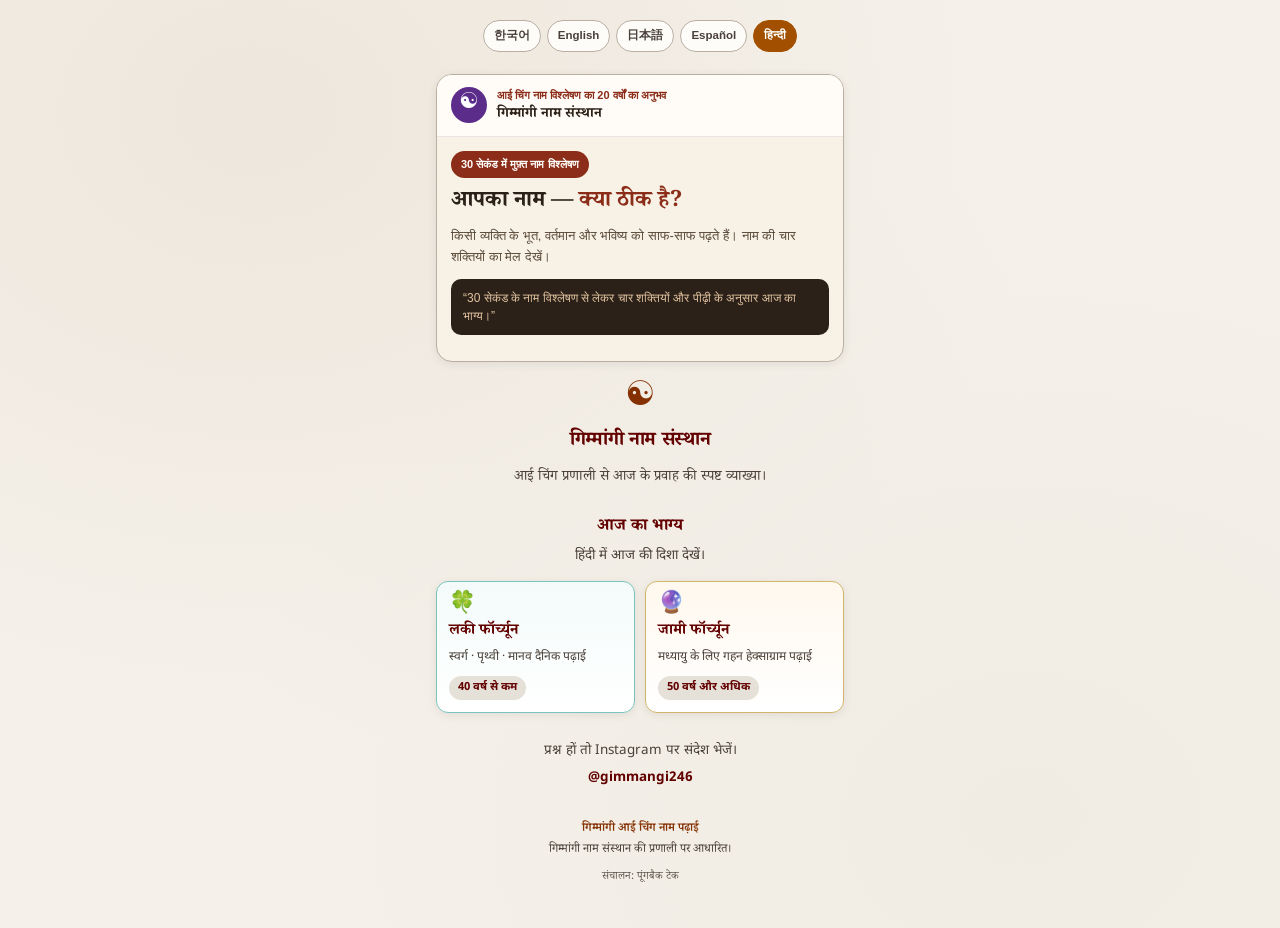
<file: hi/index.html>
<!doctype html>
<html lang="hi">
<head>
  <meta charset="UTF-8" />
  <meta name="viewport" content="width=device-width, initial-scale=1" />
  <title>गिम्मांगी नाम संस्थान · आई चिंग भाग्य</title>
  <meta name="description" content="लगभग 30 सेकंड में मुफ़्त में जानें अपना नाम और आज का भाग्य। आई चिंग पर आधारित विश्लेषण से किस्मत, धन और रिश्ते समझें। गिम्मांगी नाम संस्थान।" />
  <link rel="canonical" href="https://kmgg5694.github.io/hi/" />
  <link rel="alternate" hreflang="ko" href="https://kmgg5694.github.io/" />
  <link rel="alternate" hreflang="en" href="https://kmgg5694.github.io/en/" />
  <link rel="alternate" hreflang="ja" href="https://kmgg5694.github.io/jp/" />
  <link rel="alternate" hreflang="es" href="https://kmgg5694.github.io/es/" />
  <link rel="alternate" hreflang="hi" href="https://kmgg5694.github.io/hi/" />
  <link rel="alternate" hreflang="x-default" href="https://kmgg5694.github.io/" />
  <script src="/lang-hub.js"></script>
  <script>
    window.GA_MEASUREMENT_ID = "G-G76ZRYRJQH";
    (function () {
      var id = window.GA_MEASUREMENT_ID;
      if (!id || /X{4,}/.test(id)) return;
      var s = document.createElement("script");
      s.async = true;
      s.src = "https://www.googletagmanager.com/gtag/js?id=" + id;
      document.head.appendChild(s);
      window.dataLayer = window.dataLayer || [];
      function gtag(){ dataLayer.push(arguments); }
      window.gtag = gtag;
      gtag("js", new Date());
      gtag("config", id);
    })();
  </script>
  <link rel="preconnect" href="https://fonts.googleapis.com" />
  <link rel="preconnect" href="https://fonts.gstatic.com" crossorigin />
  <link href="https://fonts.googleapis.com/css2?family=Noto+Serif+Devanagari:wght@400;600;700&family=Noto+Sans+Devanagari:wght@400;500;700&display=swap" rel="stylesheet" />
  <style>
    body, p, span, div, h1, h2, h3, h4, h5, h6, li, td, th, label, a, button {
      word-break: keep-all;
      overflow-wrap: break-word;
      -webkit-hyphens: none;
      -ms-hyphens: none;
      hyphens: none;
    }
    :root {
      --bg: oklch(0.96 0.010 85);
      --fg: oklch(0.12 0.015 55);
      --card: oklch(0.99 0.005 85);
      --gold: oklch(0.42 0.16 65);
      --gold-deep: oklch(0.30 0.18 65);
      --gold-btn: oklch(0.52 0.16 68);
      --border: oklch(0.76 0.022 72);
      --muted: oklch(0.38 0.018 60);
      --chip: oklch(0.91 0.012 85);
    }
    * { box-sizing: border-box; }
    html, body { margin: 0; padding: 0; }
    body {
      font-family: "Noto Serif Devanagari", serif;
      color: var(--fg);
      background: var(--bg);
      background-image:
        radial-gradient(ellipse at 20% 12%, oklch(0.85 0.030 75 / 0.28) 0%, transparent 55%),
        radial-gradient(ellipse at 80% 88%, oklch(0.88 0.020 95 / 0.20) 0%, transparent 55%);
      min-height: 100vh;
      line-height: 1.55;
    }
    .wrap { width: min(440px, 100%); margin: 0 auto; padding: 20px 16px 40px; }
    .lang-bar {
      display: flex; flex-wrap: wrap; justify-content: center; gap: 6px;
      margin: 0 0 22px;
    }
    .lang-bar a {
      text-decoration: none;
      font-family: "Noto Sans", "Noto Sans KR", sans-serif;
      font-size: 0.72rem;
      font-weight: 700;
      padding: 6px 10px;
      border-radius: 999px;
      border: 1px solid var(--border);
      color: var(--muted);
      background: var(--card);
    }
    .lang-bar a.on {
      background: var(--gold-btn);
      border-color: var(--gold-btn);
      color: #fff;
    }
    header { text-align: center; margin-bottom: 24px; }
    .taiji { font-size: 2.1rem; color: var(--gold); line-height: 1; margin-bottom: 10px; }
    h1 {
      font-size: 1.22rem; font-weight: 700; letter-spacing: -0.02em;
      color: var(--gold-deep); margin: 0 0 10px;
    }
    .lead { font-size: 0.9rem; color: var(--muted); margin: 0; }
    .sec-label {
      text-align: center; font-size: 1.05rem; color: var(--gold-deep); margin: 0 0 6px;
    }
    .sec-lead {
      text-align: center; font-size: 0.84rem; color: var(--muted); margin: 0 0 14px;
      font-family: "Noto Sans Devanagari", sans-serif;
    }
    .today-iljin { margin-bottom: 22px; }
    .today-row { display: grid; grid-template-columns: 1fr 1fr; gap: 10px; }
    .today-card {
      display: flex; flex-direction: column; align-items: flex-start; gap: 4px;
      text-decoration: none; color: inherit;
      background: var(--card); border: 1px solid var(--border);
      border-radius: 12px; padding: 14px 12px 12px;
      box-shadow: 0 2px 10px oklch(0 0 0 / 0.08);
    }
    .today-card.lucky { border-color: #7bc4bc; background: linear-gradient(180deg,#f3fbfa,#fff); }
    .today-card.jami { border-color: #d2b56a; background: linear-gradient(180deg,#fff8ee,#fff); }
    .today-ico { font-size: 1.35rem; line-height: 1; }
    .today-title { font-size: 0.95rem; font-weight: 700; color: var(--gold-deep); }
    .today-desc {
      font-family: "Noto Sans Devanagari", sans-serif; font-size: 0.76rem; color: var(--muted); line-height: 1.45;
    }
    .chip {
      display: inline-block; margin-top: 6px; font-size: 0.7rem;
      font-family: "Noto Sans Devanagari", sans-serif; background: var(--chip); color: var(--gold-deep);
      border-radius: 999px; padding: 3px 9px; font-weight: 700;
    }
    .cards { display: flex; flex-direction: column; gap: 12px; }
    .card {
      background: var(--card); border: 1px solid var(--border); border-radius: 12px;
      padding: 16px 16px 14px; box-shadow: 0 2px 10px oklch(0 0 0 / 0.08);
    }
    .card-top { display: flex; gap: 12px; align-items: flex-start; }
    .icon {
      width: 42px; height: 42px; flex: 0 0 42px; display: grid; place-items: center;
      border-radius: 999px; background: oklch(0.94 0.02 75); border: 1px solid var(--border);
      font-size: 1.2rem;
    }
    .card h2 { font-size: 1.0rem; margin: 0 0 4px; color: var(--gold-deep); }
    .card p {
      margin: 0; font-size: 0.84rem; color: var(--muted); font-family: "Noto Sans Devanagari", sans-serif;
    }
    .go {
      display: block; margin-top: 12px; text-align: center; text-decoration: none;
      font-weight: 700; font-size: 0.9rem; color: #fff; background: var(--gold-btn);
      border-radius: 10px; padding: 11px 14px;
    }
    .dm {
      margin-top: 28px; text-align: center; font-size: 0.84rem; color: var(--muted);
      font-family: "Noto Sans Devanagari", sans-serif;
    }
    .handle {
      display: inline-block; margin-top: 6px; color: var(--gold-deep);
      font-weight: 700; text-decoration: none;
    }
    footer {
      margin-top: 32px; text-align: center; font-size: 0.75rem; color: var(--muted); line-height: 1.7;
    }
    footer strong { color: var(--gold); font-weight: 600; }
    .op { margin-top: 8px; font-size: 0.68rem; opacity: 0.85; }

  
    /* Manus promo under language bar (hub 태극 zone) — full video, not cropped */
    .manus-promo{
      margin:0 0 22px;
      background:#F7F1E6;
      border:1px solid var(--border);
      border-radius:16px;
      overflow:hidden;
      box-shadow:0 2px 10px oklch(0 0 0 / 0.08);
    }
    .manus-promo-top{
      display:flex; align-items:center; gap:10px;
      padding:12px 14px;
      background:rgba(255,253,249,.95);
      border-bottom:1px solid rgba(43,33,24,.1);
    }
    .manus-promo-tg{
      width:36px; height:36px; border-radius:50%; flex:0 0 auto;
      display:flex; align-items:center; justify-content:center;
      background:#5B2C8A; color:#fff; font-size:22px; line-height:1;
    }
    .manus-promo-kicker{
      margin:0; font-family:"Noto Sans KR",sans-serif;
      font-size:11px; font-weight:600; color:#8C2D19;
    }
    .manus-promo-title{
      margin:2px 0 0; font-size:14px; font-weight:700; line-height:1.3; color:#2B2118;
    }
    .manus-promo-card{ padding:14px; }
    .manus-promo-badge{
      display:inline-block; margin:0 0 10px; padding:5px 10px; border-radius:999px;
      background:#8C2D19; color:#FFFDF9;
      font-family:"Noto Sans KR",sans-serif; font-size:11px; font-weight:700;
    }
    .manus-promo-h{
      margin:0 0 8px; font-size:1.4rem; font-weight:700; line-height:1.35; color:#2B2118;
    }
    .manus-promo-h em{ font-style:normal; color:#8C2D19; }
    .manus-promo-desc{
      margin:0 0 12px; font-family:"Noto Sans KR",sans-serif;
      font-size:13px; line-height:1.55; color:#5A4A3A;
    }
    .manus-promo-player{ position:relative; border-radius:12px; overflow:hidden; background:#111; }
    .manus-promo-player video{
      display:block; width:100%; height:auto; background:#000; vertical-align:top;
    }
    .manus-mute-btn{
      position:absolute; right:10px; bottom:10px; z-index:5;
      border:0; border-radius:999px; padding:10px 16px;
      background:#8C2D19; color:#FFFDF9;
      font-family:"Noto Sans KR",sans-serif; font-size:13px; font-weight:700;
      box-shadow:0 2px 8px rgba(0,0,0,.35); cursor:pointer;
    }
    .manus-promo .mp-block{
      margin:12px 14px; padding:14px;
      background:#FFFDF9; border:1px solid rgba(43,33,24,.1);
      border-radius:14px;
    }
    .manus-promo .mp-block h3{
      margin:0 0 8px; font-size:1.05rem; font-weight:700; color:#2B2118;
    }
    .manus-promo .mp-block p, .manus-promo .mp-block li{
      font-family:"Noto Sans KR",sans-serif; font-size:13px; line-height:1.55; color:#5A4A3A;
    }
    .manus-promo .mp-block p{ margin:0 0 8px; }
    .manus-promo .mp-label{
      display:block; margin:10px 0 4px; font-family:"Noto Sans KR",sans-serif;
      font-size:12px; font-weight:700; color:#2B2118;
    }
    .manus-promo .mp-input{
      width:100%; box-sizing:border-box; padding:10px 12px;
      border:1px solid rgba(43,33,24,.18); border-radius:10px;
      background:#F7F1E6; font-size:14px; font-family:inherit;
    }
    .manus-promo .mp-grid2{
      display:grid; grid-template-columns:1fr 1fr; gap:8px; margin:10px 0;
    }
    .manus-promo .mp-slot{
      border:1px dashed #C9A06A; border-radius:10px; padding:12px 8px;
      text-align:center; font-family:"Noto Sans KR",sans-serif;
      font-size:12px; color:#5A4A3A; background:#F7F1E6;
    }
    .manus-promo .mp-btn{
      display:block; width:100%; box-sizing:border-box; margin-top:10px;
      text-align:center; text-decoration:none;
      padding:12px 14px; border-radius:10px;
      background:#8C2D19; color:#FFFDF9; font-weight:700; font-size:14px;
      font-family:"Noto Sans KR",sans-serif;
    }
    .manus-promo .mp-btn.ghost{
      background:#FFFDF9; color:#8C2D19; border:1px solid #8C2D19;
    }
    .manus-promo .mp-steps{ list-style:none; margin:0; padding:0; }
    .manus-promo .mp-steps li{
      display:flex; gap:10px; margin:0 0 12px; align-items:flex-start;
    }
    .manus-promo .mp-num{
      flex:0 0 auto; width:28px; height:28px; border-radius:50%;
      background:#8C2D19; color:#FFFDF9; display:flex; align-items:center; justify-content:center;
      font-size:12px; font-weight:700;
    }
    .manus-promo .mp-quote{
      margin:0 0 12px; padding:10px 12px; border-radius:10px;
      background:#2B2118; color:#E3C4A1;
      font-family:"Noto Sans KR",sans-serif; font-size:12px; line-height:1.5;
    }


  </style>
</head>
<body>
  <div class="wrap">

    <nav class="lang-bar" aria-label="भाषा">
      <a href="/" data-lang="ko">한국어</a>
      <a href="/en/" data-lang="en">English</a>
      <a href="/jp/" data-lang="ja">日本語</a>
      <a href="/es/" data-lang="es">Español</a>
      <a href="/hi/" data-lang="hi" class="on" aria-current="page">हिन्दी</a>
    </nav>

        <section class="manus-promo" aria-label="परिचय">
      <div class="manus-promo-top">
        <span class="manus-promo-tg" aria-hidden="true">☯</span>
        <div>
          <p class="manus-promo-kicker">आई चिंग नाम विश्लेषण का 20 वर्षों का अनुभव</p>
          <p class="manus-promo-title">गिम्मांगी नाम संस्थान</p>
        </div>
      </div>
      <div class="manus-promo-card">
        <span class="manus-promo-badge">30 सेकंड में मुफ़्त नाम विश्लेषण</span>
        <h2 class="manus-promo-h">आपका नाम — <em>क्या ठीक है?</em></h2>
        <p class="manus-promo-desc">किसी व्यक्ति के भूत, वर्तमान और भविष्य को साफ-साफ पढ़ते हैं। नाम की चार शक्तियों का मेल देखें।</p>
        <p class="mp-quote">“30 सेकंड के नाम विश्लेषण से लेकर चार शक्तियों और पीढ़ी के अनुसार आज का भाग्य।”</p>
</div>

      </section>

<header>
      <div class="taiji" aria-hidden="true">☯</div>
      <h1>गिम्मांगी नाम संस्थान</h1>
      <p class="lead">आई चिंग प्रणाली से आज के प्रवाह की स्पष्ट व्याख्या।</p>
    </header>

    <section class="today-iljin" aria-label="आज का भाग्य">
      <h2 class="sec-label">आज का भाग्य</h2>
      <p class="sec-lead">हिंदी में आज की दिशा देखें।</p>
      <div class="today-row">
        <a class="today-card lucky" href="https://kmgg5694.github.io/lucky-8/?lang=hi" target="_blank" rel="noopener">
          <span class="today-ico">🍀</span>
          <span class="today-title">लकी फॉर्च्यून</span>
          <span class="today-desc">स्वर्ग · पृथ्वी · मानव दैनिक पढ़ाई</span>
          <span class="chip">40 वर्ष से कम</span>
        </a>
        <a class="today-card jami" href="https://kmgg5694.github.io/app_iljin/?lang=hi" target="_blank" rel="noopener">
          <span class="today-ico">🔮</span>
          <span class="today-title">जामी फॉर्च्यून</span>
          <span class="today-desc">मध्यायु के लिए गहन हेक्साग्राम पढ़ाई</span>
          <span class="chip">50 वर्ष और अधिक</span>
        </a>
      </div>
    </section>



    <p class="dm">
      प्रश्न हों तो Instagram पर संदेश भेजें।<br />
      <a class="handle" href="https://www.instagram.com/gimmangi246" target="_blank" rel="noopener">@gimmangi246</a>
    </p>

    <footer>
      <strong>गिम्मांगी आई चिंग नाम पढ़ाई</strong><br />
      गिम्मांगी नाम संस्थान की प्रणाली पर आधारित।
      <div class="op">संचालन: पूंगबैक टेक</div>
    </footer>
  </div>
</body>
</html>
</file>
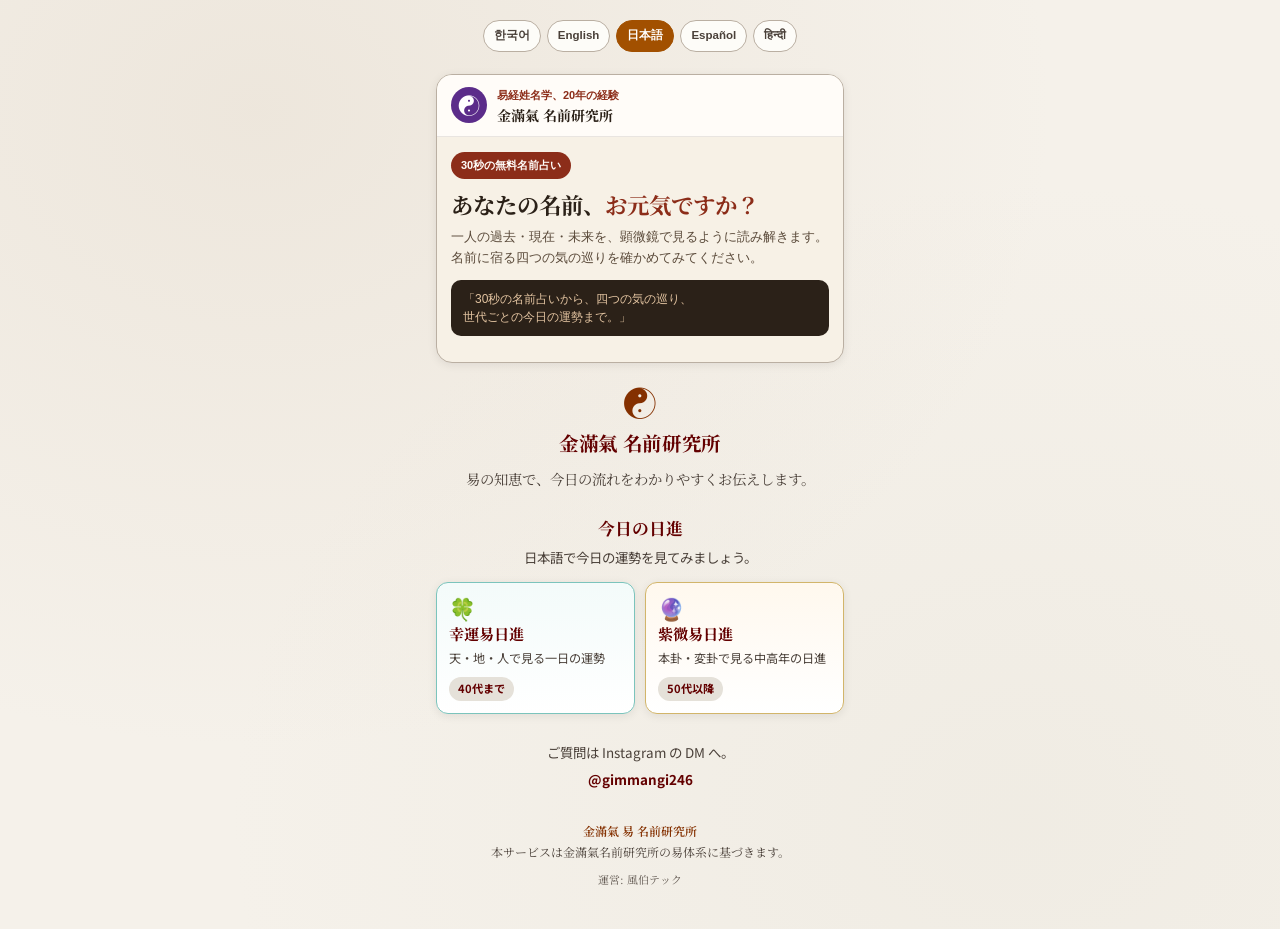
<file: ja/index.html>
<!doctype html>
<html lang="en">
<head>
  <meta charset="UTF-8" />
  <meta http-equiv="refresh" content="0;url=/jp/" />
  <link rel="canonical" href="https://kmgg5694.github.io/jp/" />
  <title>Redirecting…</title>
  <script>location.replace('/jp/');</script>
</head>
<body>
  <p><a href="/jp/">日本語ページへ</a></p>
</body>
</html>
</file>
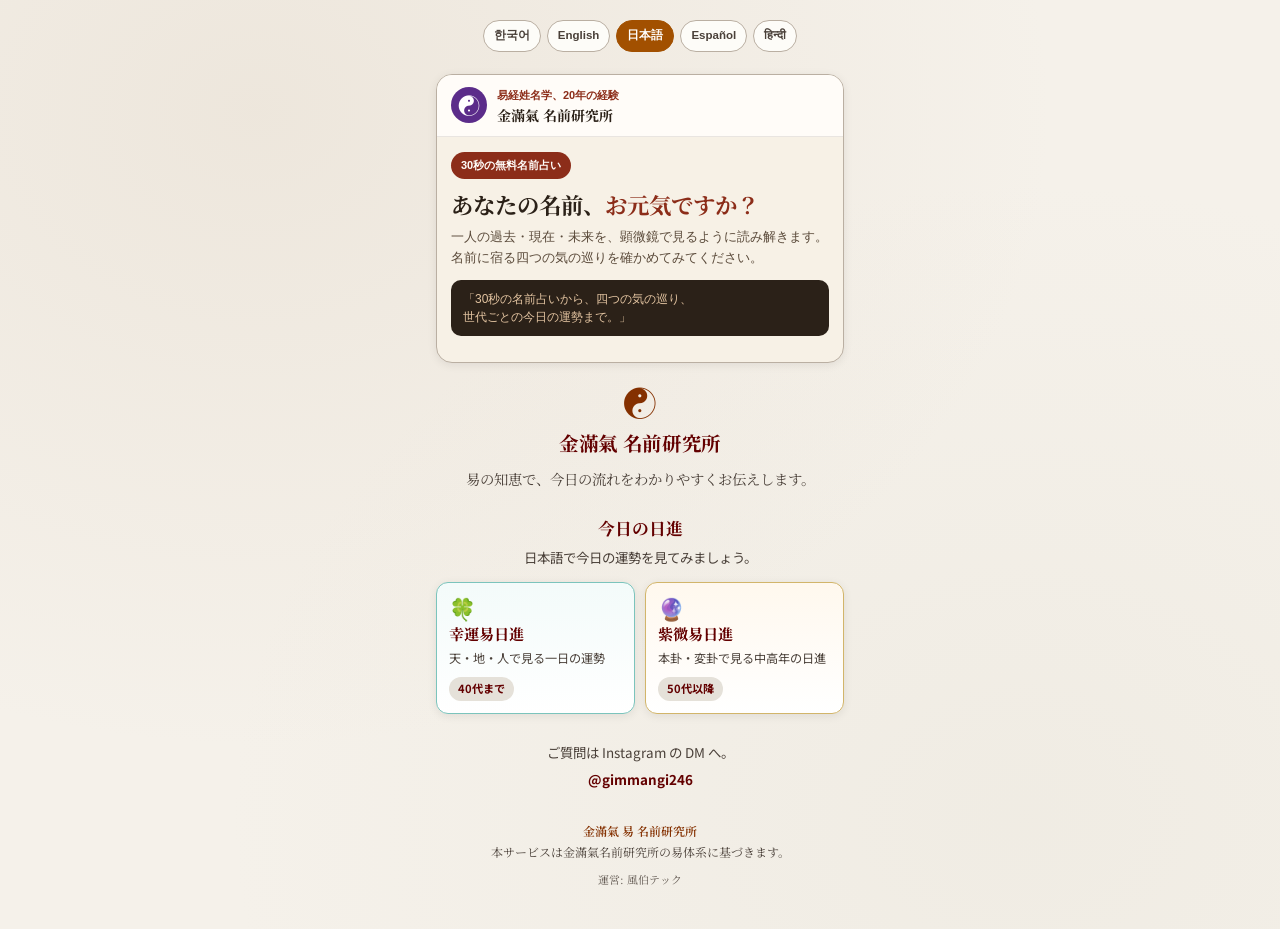
<file: jp/index.html>
<!doctype html>
<html lang="ja">
<head>
  <meta charset="UTF-8" />
  <meta name="viewport" content="width=device-width, initial-scale=1" />
  <title>金滿氣 名前研究所 · 易日進</title>
  <meta name="description" content="無料で約30秒。易経（I Ching）にもとづく名前占いと今日の運勢がわかります。金運や人間関係の流れも、金滿氣名前研究所がわかりやすく読み解きます。あなたの名前に込められた運も、今日の運勢とあわせて確かめられます。登録なしですぐ始められます。" />
  <link rel="canonical" href="https://kmgg5694.github.io/jp/" />
  <link rel="alternate" hreflang="ko" href="https://kmgg5694.github.io/" />
  <link rel="alternate" hreflang="en" href="https://kmgg5694.github.io/en/" />
  <link rel="alternate" hreflang="ja" href="https://kmgg5694.github.io/jp/" />
  <link rel="alternate" hreflang="es" href="https://kmgg5694.github.io/es/" />
  <link rel="alternate" hreflang="hi" href="https://kmgg5694.github.io/hi/" />
  <link rel="alternate" hreflang="x-default" href="https://kmgg5694.github.io/" />
  <script src="/lang-hub.js"></script>
  <script>
    window.GA_MEASUREMENT_ID = "G-G76ZRYRJQH";
    (function () {
      var id = window.GA_MEASUREMENT_ID;
      if (!id || /X{4,}/.test(id)) return;
      var s = document.createElement("script");
      s.async = true;
      s.src = "https://www.googletagmanager.com/gtag/js?id=" + id;
      document.head.appendChild(s);
      window.dataLayer = window.dataLayer || [];
      function gtag(){ dataLayer.push(arguments); }
      window.gtag = gtag;
      gtag("js", new Date());
      gtag("config", id);
    })();
  </script>
  <link rel="preconnect" href="https://fonts.googleapis.com" />
  <link rel="preconnect" href="https://fonts.gstatic.com" crossorigin />
  <link href="https://fonts.googleapis.com/css2?family=Noto+Serif+JP:wght@400;600;700&family=Noto+Sans+JP:wght@400;500;700&display=swap" rel="stylesheet" />
  <style>
    body, p, span, div, h1, h2, h3, h4, h5, h6, li, td, th, label, a, button {
      word-break: keep-all;
      overflow-wrap: break-word;
      -webkit-hyphens: none;
      -ms-hyphens: none;
      hyphens: none;
    }
    :root {
      --bg: oklch(0.96 0.010 85);
      --fg: oklch(0.12 0.015 55);
      --card: oklch(0.99 0.005 85);
      --gold: oklch(0.42 0.16 65);
      --gold-deep: oklch(0.30 0.18 65);
      --gold-btn: oklch(0.52 0.16 68);
      --border: oklch(0.76 0.022 72);
      --muted: oklch(0.38 0.018 60);
      --chip: oklch(0.91 0.012 85);
    }
    * { box-sizing: border-box; }
    html, body { margin: 0; padding: 0; }
    body {
      font-family: "Noto Serif JP", "Hiragino Mincho ProN", serif;
      color: var(--fg);
      background: var(--bg);
      background-image:
        radial-gradient(ellipse at 20% 12%, oklch(0.85 0.030 75 / 0.28) 0%, transparent 55%),
        radial-gradient(ellipse at 80% 88%, oklch(0.88 0.020 95 / 0.20) 0%, transparent 55%);
      min-height: 100vh;
      line-height: 1.55;
    }
    .wrap { width: min(440px, 100%); margin: 0 auto; padding: 20px 16px 40px; }
    .lang-bar {
      display: flex; flex-wrap: wrap; justify-content: center; gap: 6px;
      margin: 0 0 22px;
    }
    .lang-bar a {
      text-decoration: none;
      font-family: "Noto Sans", "Noto Sans KR", sans-serif;
      font-size: 0.72rem;
      font-weight: 700;
      padding: 6px 10px;
      border-radius: 999px;
      border: 1px solid var(--border);
      color: var(--muted);
      background: var(--card);
    }
    .lang-bar a.on {
      background: var(--gold-btn);
      border-color: var(--gold-btn);
      color: #fff;
    }
    header { text-align: center; margin-bottom: 24px; }
    .taiji { font-size: 2.1rem; color: var(--gold); line-height: 1; margin-bottom: 10px; }
    h1 {
      font-size: 1.22rem; font-weight: 700; letter-spacing: -0.02em;
      color: var(--gold-deep); margin: 0 0 10px;
    }
    .lead { font-size: 0.9rem; color: var(--muted); margin: 0; }
    .sec-label {
      text-align: center; font-size: 1.05rem; color: var(--gold-deep); margin: 0 0 6px;
    }
    .sec-lead {
      text-align: center; font-size: 0.84rem; color: var(--muted); margin: 0 0 14px;
      font-family: "Noto Sans JP", sans-serif;
    }
    .today-iljin { margin-bottom: 22px; }
    .today-row { display: grid; grid-template-columns: 1fr 1fr; gap: 10px; }
    .today-card {
      display: flex; flex-direction: column; align-items: flex-start; gap: 4px;
      text-decoration: none; color: inherit;
      background: var(--card); border: 1px solid var(--border);
      border-radius: 12px; padding: 14px 12px 12px;
      box-shadow: 0 2px 10px oklch(0 0 0 / 0.08);
    }
    .today-card.lucky { border-color: #7bc4bc; background: linear-gradient(180deg,#f3fbfa,#fff); }
    .today-card.jami { border-color: #d2b56a; background: linear-gradient(180deg,#fff8ee,#fff); }
    .today-ico { font-size: 1.35rem; line-height: 1; }
    .today-title { font-size: 0.95rem; font-weight: 700; color: var(--gold-deep); }
    .today-desc {
      font-family: "Noto Sans JP", sans-serif; font-size: 0.76rem; color: var(--muted); line-height: 1.45;
    }
    .chip {
      display: inline-block; margin-top: 6px; font-size: 0.7rem;
      font-family: "Noto Sans JP", sans-serif; background: var(--chip); color: var(--gold-deep);
      border-radius: 999px; padding: 3px 9px; font-weight: 700;
    }
    .cards { display: flex; flex-direction: column; gap: 12px; }
    .card {
      background: var(--card); border: 1px solid var(--border); border-radius: 12px;
      padding: 16px 16px 14px; box-shadow: 0 2px 10px oklch(0 0 0 / 0.08);
    }
    .card-top { display: flex; gap: 12px; align-items: flex-start; }
    .icon {
      width: 42px; height: 42px; flex: 0 0 42px; display: grid; place-items: center;
      border-radius: 999px; background: oklch(0.94 0.02 75); border: 1px solid var(--border);
      font-size: 1.2rem;
    }
    .card h2 { font-size: 1.0rem; margin: 0 0 4px; color: var(--gold-deep); }
    .card p {
      margin: 0; font-size: 0.84rem; color: var(--muted); font-family: "Noto Sans JP", sans-serif;
    }
    .go {
      display: block; margin-top: 12px; text-align: center; text-decoration: none;
      font-weight: 700; font-size: 0.9rem; color: #fff; background: var(--gold-btn);
      border-radius: 10px; padding: 11px 14px;
    }
    .dm {
      margin-top: 28px; text-align: center; font-size: 0.84rem; color: var(--muted);
      font-family: "Noto Sans JP", sans-serif;
    }
    .handle {
      display: inline-block; margin-top: 6px; color: var(--gold-deep);
      font-weight: 700; text-decoration: none;
    }
    footer {
      margin-top: 32px; text-align: center; font-size: 0.75rem; color: var(--muted); line-height: 1.7;
    }
    footer strong { color: var(--gold); font-weight: 600; }
    .op { margin-top: 8px; font-size: 0.68rem; opacity: 0.85; }

  
    /* Manus promo under language bar (hub 태극 zone) — full video, not cropped */
    .manus-promo{
      margin:0 0 22px;
      background:#F7F1E6;
      border:1px solid var(--border);
      border-radius:16px;
      overflow:hidden;
      box-shadow:0 2px 10px oklch(0 0 0 / 0.08);
    }
    .manus-promo-top{
      display:flex; align-items:center; gap:10px;
      padding:12px 14px;
      background:rgba(255,253,249,.95);
      border-bottom:1px solid rgba(43,33,24,.1);
    }
    .manus-promo-tg{
      width:36px; height:36px; border-radius:50%; flex:0 0 auto;
      display:flex; align-items:center; justify-content:center;
      background:#5B2C8A; color:#fff; font-size:22px; line-height:1;
    }
    .manus-promo-kicker{
      margin:0; font-family:"Noto Sans KR",sans-serif;
      font-size:11px; font-weight:600; color:#8C2D19;
    }
    .manus-promo-title{
      margin:2px 0 0; font-size:14px; font-weight:700; line-height:1.3; color:#2B2118;
    }
    .manus-promo-card{ padding:14px; }
    .manus-promo-badge{
      display:inline-block; margin:0 0 10px; padding:5px 10px; border-radius:999px;
      background:#8C2D19; color:#FFFDF9;
      font-family:"Noto Sans KR",sans-serif; font-size:11px; font-weight:700;
    }
    .manus-promo-h{
      margin:0 0 8px; font-size:1.4rem; font-weight:700; line-height:1.35; color:#2B2118;
    }
    .manus-promo-h em{ font-style:normal; color:#8C2D19; }
    .manus-promo-desc{
      margin:0 0 12px; font-family:"Noto Sans KR",sans-serif;
      font-size:13px; line-height:1.55; color:#5A4A3A;
    }
    .manus-promo-player{ position:relative; border-radius:12px; overflow:hidden; background:#111; }
    .manus-promo-player video{
      display:block; width:100%; height:auto; background:#000; vertical-align:top;
    }
    .manus-mute-btn{
      position:absolute; right:10px; bottom:10px; z-index:5;
      border:0; border-radius:999px; padding:10px 16px;
      background:#8C2D19; color:#FFFDF9;
      font-family:"Noto Sans KR",sans-serif; font-size:13px; font-weight:700;
      box-shadow:0 2px 8px rgba(0,0,0,.35); cursor:pointer;
    }
    .manus-promo .mp-block{
      margin:12px 14px; padding:14px;
      background:#FFFDF9; border:1px solid rgba(43,33,24,.1);
      border-radius:14px;
    }
    .manus-promo .mp-block h3{
      margin:0 0 8px; font-size:1.05rem; font-weight:700; color:#2B2118;
    }
    .manus-promo .mp-block p, .manus-promo .mp-block li{
      font-family:"Noto Sans KR",sans-serif; font-size:13px; line-height:1.55; color:#5A4A3A;
    }
    .manus-promo .mp-block p{ margin:0 0 8px; }
    .manus-promo .mp-label{
      display:block; margin:10px 0 4px; font-family:"Noto Sans KR",sans-serif;
      font-size:12px; font-weight:700; color:#2B2118;
    }
    .manus-promo .mp-input{
      width:100%; box-sizing:border-box; padding:10px 12px;
      border:1px solid rgba(43,33,24,.18); border-radius:10px;
      background:#F7F1E6; font-size:14px; font-family:inherit;
    }
    .manus-promo .mp-grid2{
      display:grid; grid-template-columns:1fr 1fr; gap:8px; margin:10px 0;
    }
    .manus-promo .mp-slot{
      border:1px dashed #C9A06A; border-radius:10px; padding:12px 8px;
      text-align:center; font-family:"Noto Sans KR",sans-serif;
      font-size:12px; color:#5A4A3A; background:#F7F1E6;
    }
    .manus-promo .mp-btn{
      display:block; width:100%; box-sizing:border-box; margin-top:10px;
      text-align:center; text-decoration:none;
      padding:12px 14px; border-radius:10px;
      background:#8C2D19; color:#FFFDF9; font-weight:700; font-size:14px;
      font-family:"Noto Sans KR",sans-serif;
    }
    .manus-promo .mp-btn.ghost{
      background:#FFFDF9; color:#8C2D19; border:1px solid #8C2D19;
    }
    .manus-promo .mp-steps{ list-style:none; margin:0; padding:0; }
    .manus-promo .mp-steps li{
      display:flex; gap:10px; margin:0 0 12px; align-items:flex-start;
    }
    .manus-promo .mp-num{
      flex:0 0 auto; width:28px; height:28px; border-radius:50%;
      background:#8C2D19; color:#FFFDF9; display:flex; align-items:center; justify-content:center;
      font-size:12px; font-weight:700;
    }
    .manus-promo .mp-quote{
      margin:0 0 12px; padding:10px 12px; border-radius:10px;
      background:#2B2118; color:#E3C4A1;
      font-family:"Noto Sans KR",sans-serif; font-size:12px; line-height:1.5;
    }


  </style>
</head>
<body>
  <div class="wrap">

    <nav class="lang-bar" aria-label="言語">
      <a href="/" data-lang="ko">한국어</a>
      <a href="/en/" data-lang="en">English</a>
      <a href="/jp/" data-lang="ja" class="on" aria-current="page">日本語</a>
      <a href="/es/" data-lang="es">Español</a>
      <a href="/hi/" data-lang="hi">हिन्दी</a>
    </nav>

        <section class="manus-promo" aria-label="紹介">
      <div class="manus-promo-top">
        <span class="manus-promo-tg" aria-hidden="true">☯</span>
        <div>
          <p class="manus-promo-kicker">易経姓名学、20年の経験</p>
          <p class="manus-promo-title">金滿氣 名前研究所</p>
        </div>
      </div>
      <div class="manus-promo-card">
        <span class="manus-promo-badge">30秒の無料名前占い</span>
        <h2 class="manus-promo-h">あなたの名前、<em>お元気ですか？</em></h2>
        <p class="manus-promo-desc">一人の過去・現在・未来を、顕微鏡で見るように読み解きます。名前に宿る四つの気の巡りを確かめてみてください。</p>
        <p class="mp-quote">「30秒の名前占いから、四つの気の巡り、世代ごとの今日の運勢まで。」</p>
</div>

      </section>

<header>
      <div class="taiji" aria-hidden="true">☯</div>
      <h1>金滿氣 名前研究所</h1>
      <p class="lead">易の知恵で、今日の流れをわかりやすくお伝えします。</p>
    </header>

    <section class="today-iljin" aria-label="今日の日進">
      <h2 class="sec-label">今日の日進</h2>
      <p class="sec-lead">日本語で今日の運勢を見てみましょう。</p>
      <div class="today-row">
        <a class="today-card lucky" href="https://kmgg5694.github.io/lucky-8/?lang=ja" target="_blank" rel="noopener">
          <span class="today-ico">🍀</span>
          <span class="today-title">幸運易日進</span>
          <span class="today-desc">天・地・人で見る一日の運勢</span>
          <span class="chip">40代まで</span>
        </a>
        <a class="today-card jami" href="https://kmgg5694.github.io/app_iljin/?lang=ja" target="_blank" rel="noopener">
          <span class="today-ico">🔮</span>
          <span class="today-title">紫微易日進</span>
          <span class="today-desc">本卦・変卦で見る中高年の日進</span>
          <span class="chip">50代以降</span>
        </a>
      </div>
    </section>



    <p class="dm">
      ご質問は Instagram の DM へ。<br />
      <a class="handle" href="https://www.instagram.com/gimmangi246" target="_blank" rel="noopener">@gimmangi246</a>
    </p>

    <footer>
      <strong>金滿氣 易 名前研究所</strong><br />
      本サービスは金滿氣名前研究所の易体系に基づきます。
      <div class="op">運営: 風伯テック</div>
    </footer>
  </div>
</body>
</html>
</file>
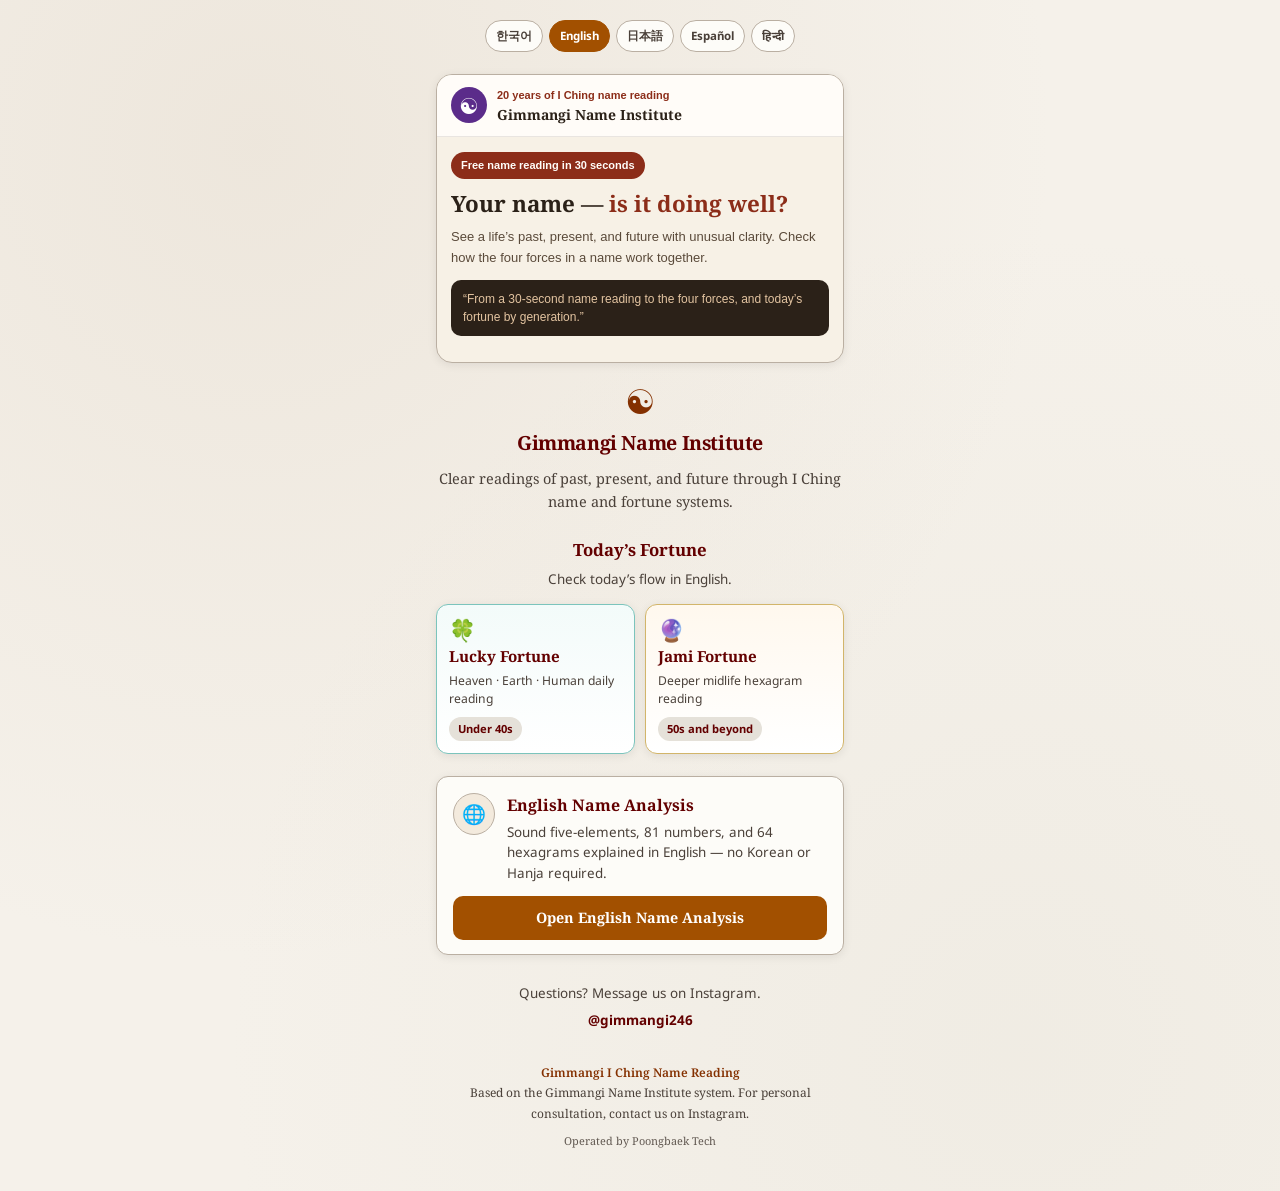
<file: ko/index.html>
<!doctype html>
<html lang="en">
<head>
  <meta charset="UTF-8" />
  <meta http-equiv="refresh" content="0;url=/" />
  <link rel="canonical" href="https://kmgg5694.github.io/" />
  <title>Redirecting…</title>
  <script>location.replace('/');</script>
</head>
<body>
  <p><a href="/">한국어 홈으로</a></p>
</body>
</html>
</file>
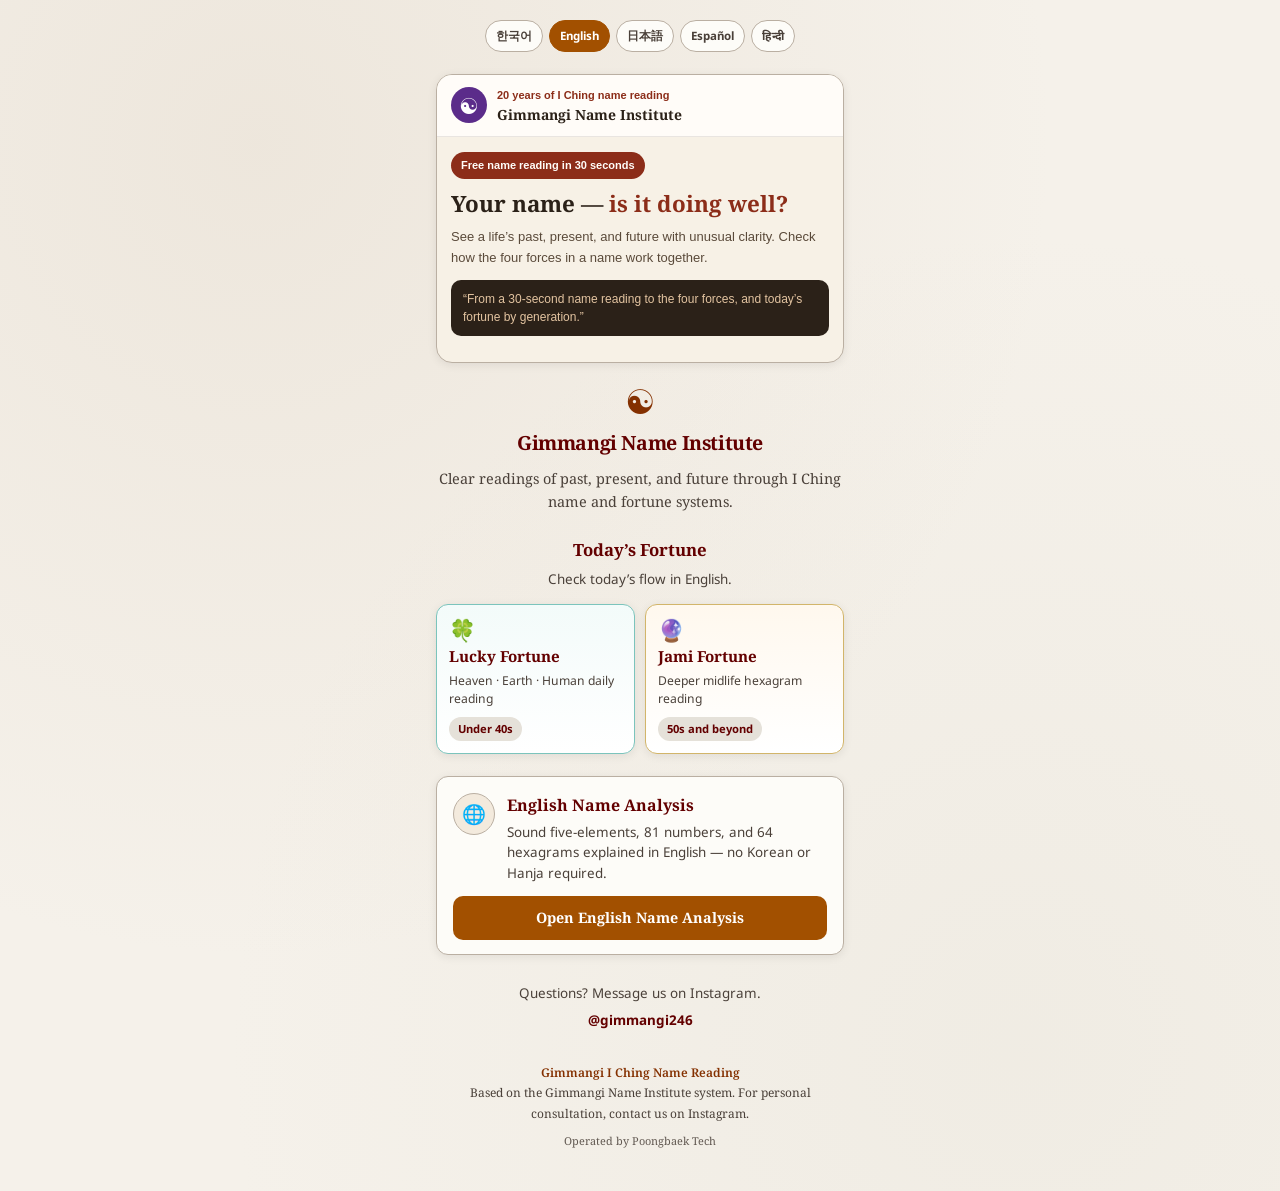
<file: kr/index.html>
<!doctype html>
<html lang="ko">
<head>
  <meta charset="UTF-8" />
  <meta http-equiv="refresh" content="0;url=/" />
  <link rel="canonical" href="https://kmgg5694.github.io/" />
  <title>Redirecting…</title>
  <script>location.replace('/');</script>
</head>
<body>
  <p><a href="/">한국어 홈으로</a></p>
</body>
</html>
</file>
